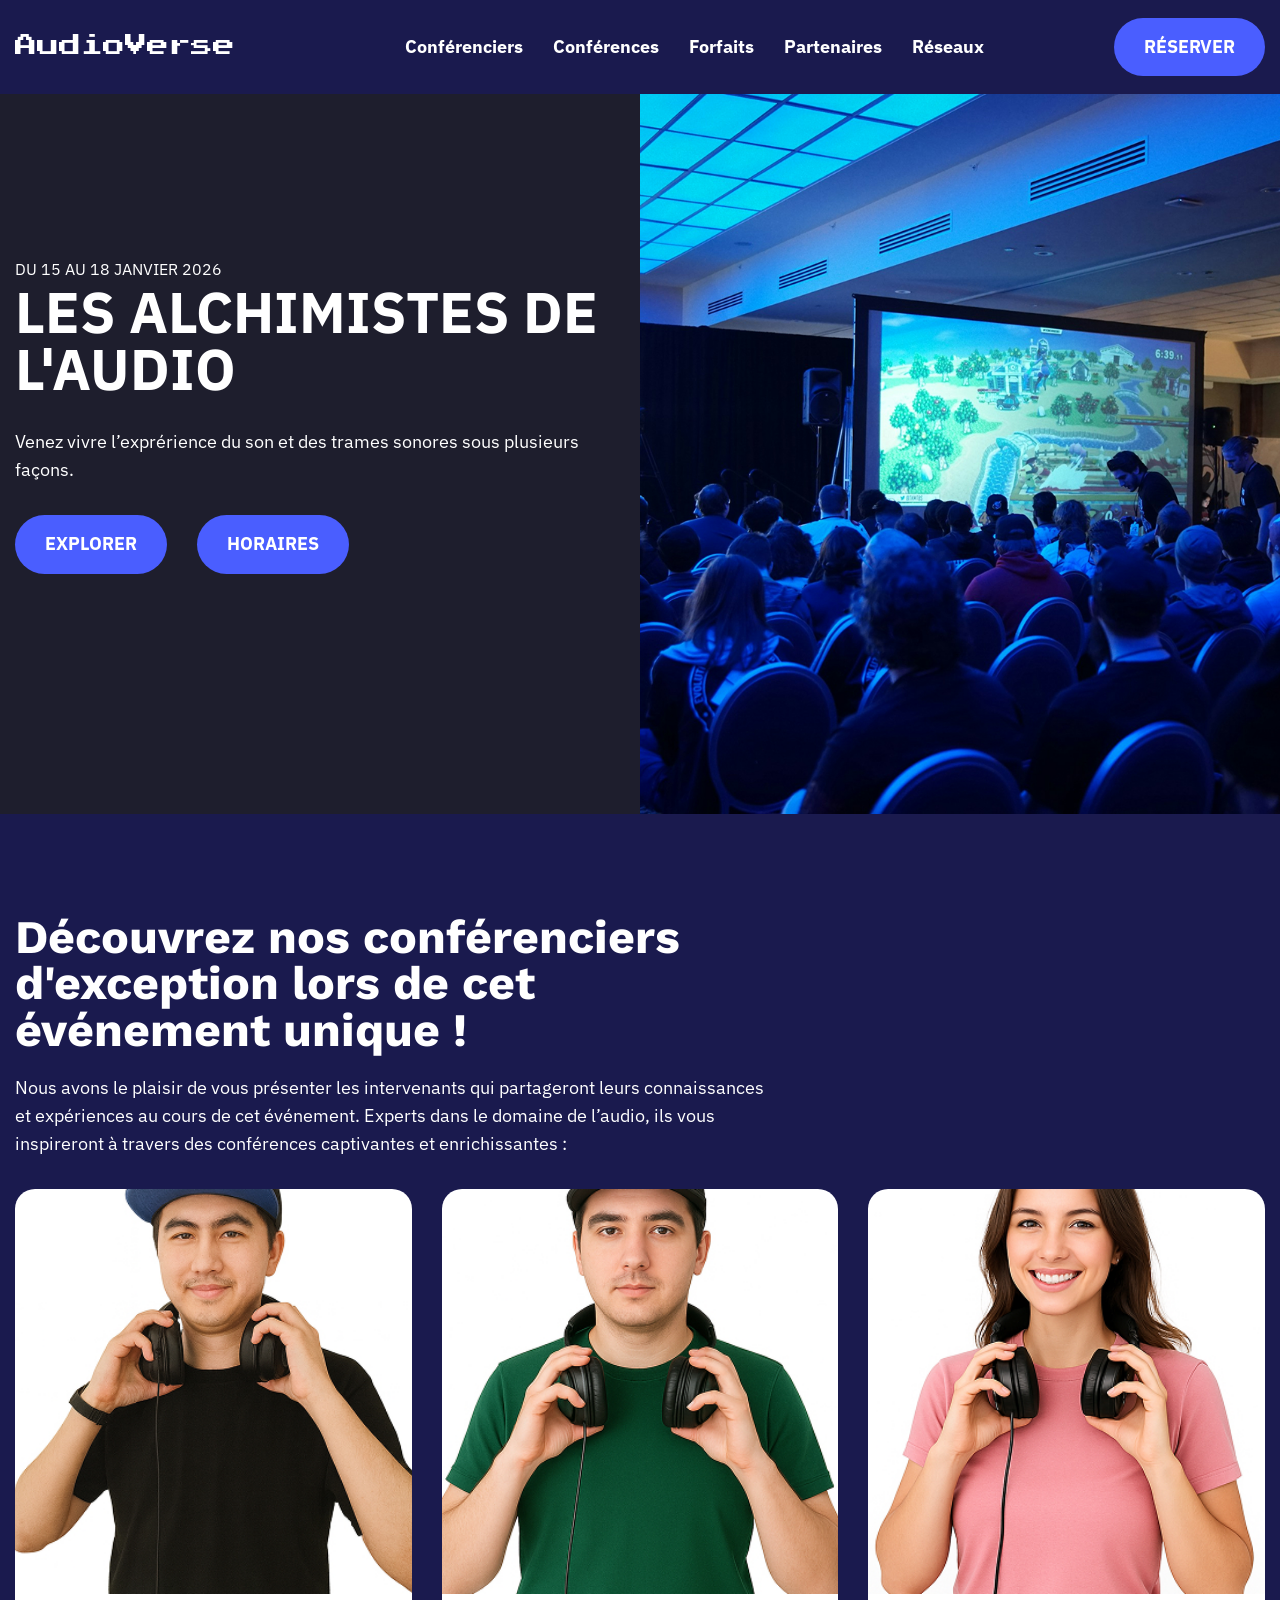
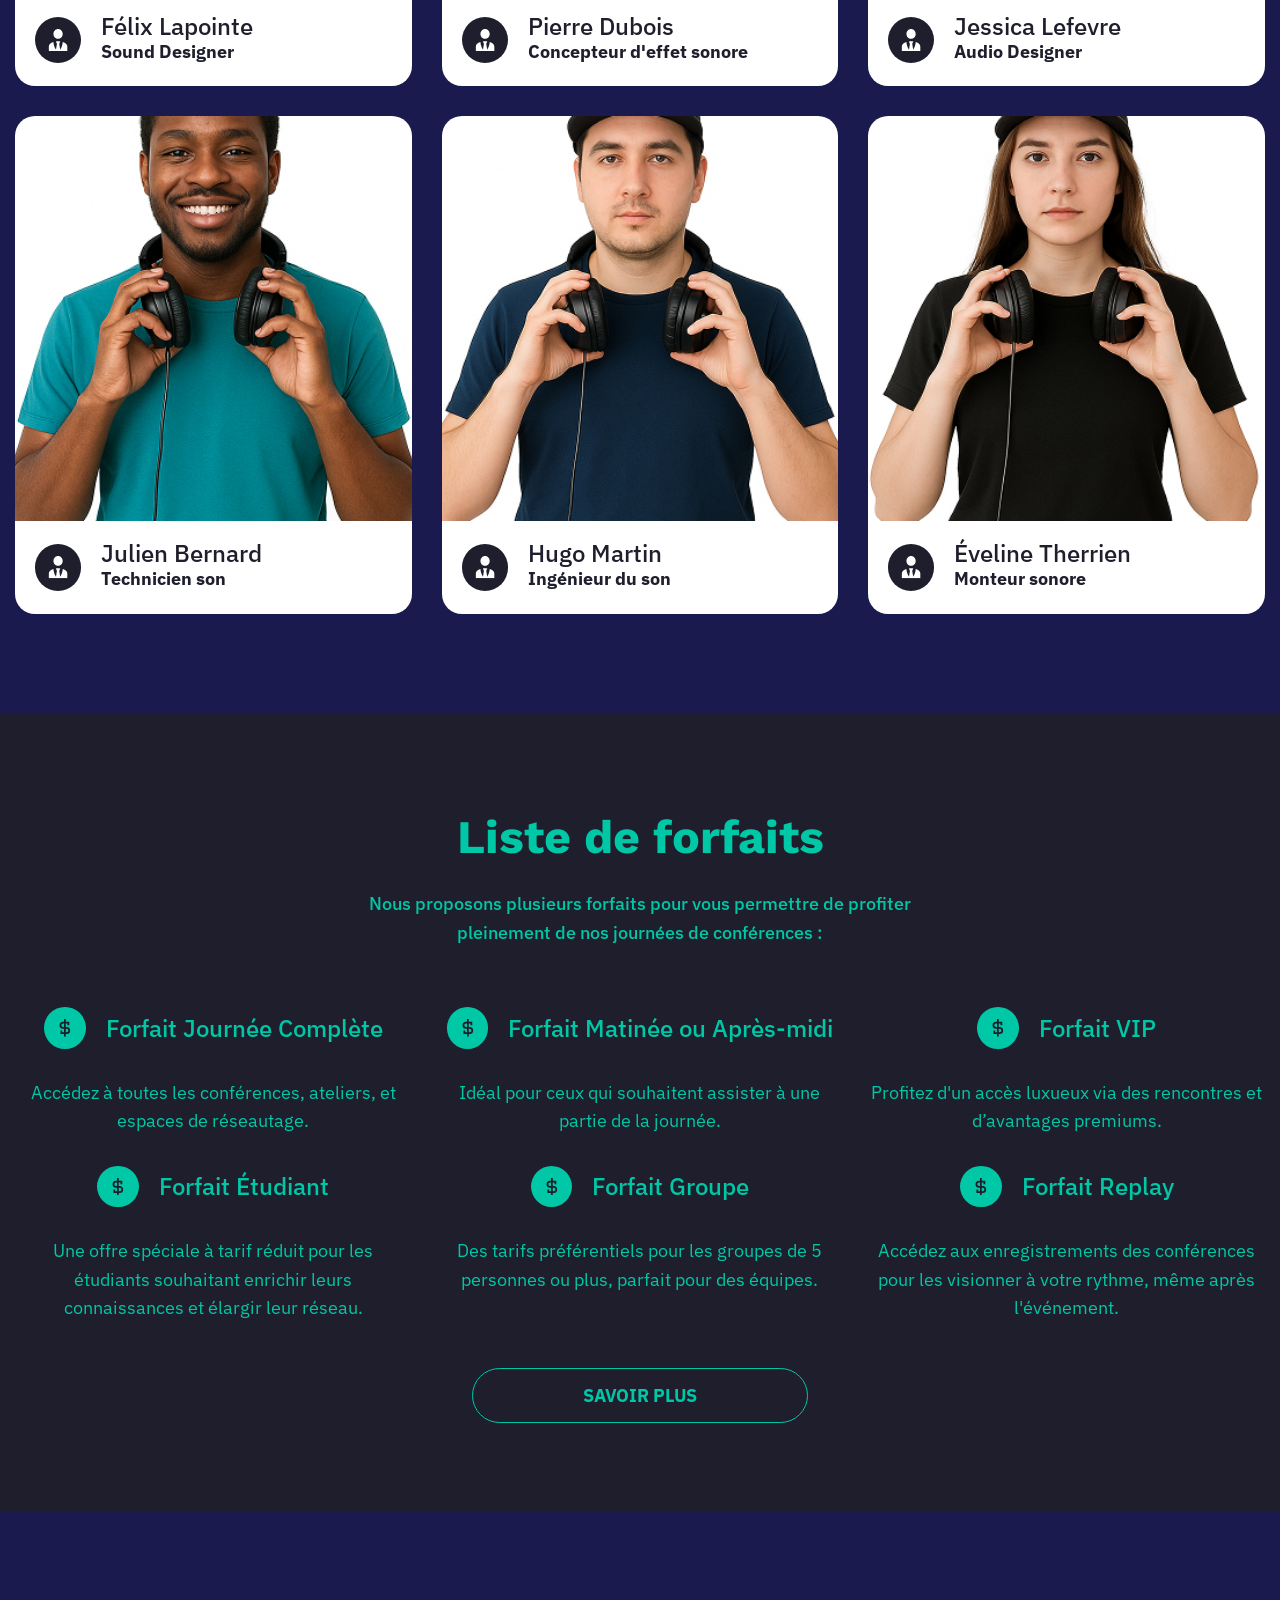
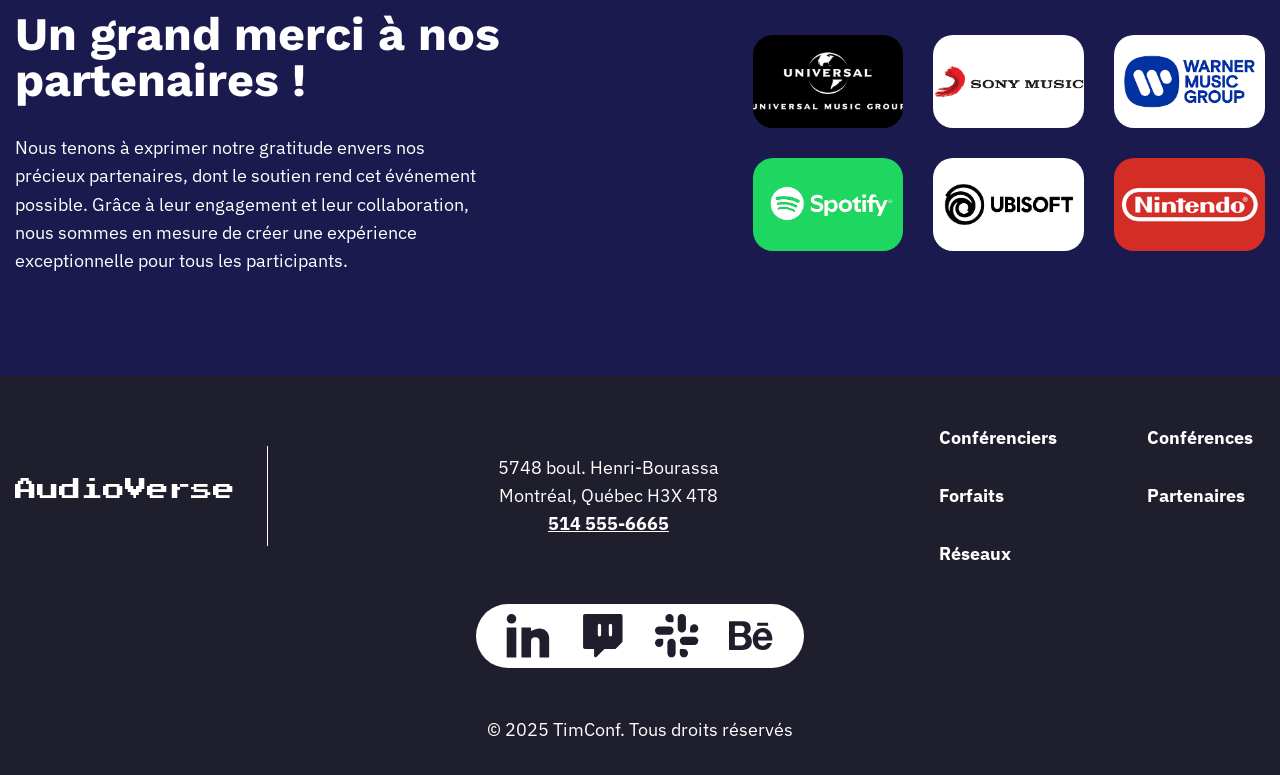
<file: index.html>
<!DOCTYPE html>
<html lang="fr">

<head>
    <meta charset="utf-8" />
    <meta name="viewport" content="width=device-width, initial-scale=1.0" />
    <title>AudioVerse</title>

    <link rel="stylesheet" href="styles/main.css" />
    <script src="scripts/main.js" defer></script>
</head>

<header class="header">
    <div class="wrapper">
        <a href="index.html" class="logo">
            AudioVerse
        </a>
        <ul class="menu">
            <li><a href="index.html#conferenciers">Conférenciers</a></li>
            <li><a href="conferencier.html">Conférences</a></li>
            <li><a href="index.html#forfaits">Forfaits</a></li>
            <li><a href="index.html#partenaires">Partenaires</a></li>
            <li><a href="#">Réseaux</a></li>
        </ul>
        <a href="#" class="button">Réserver</a>
        <svg class="icon icon--lg icone js-toggle">
            <use href="#icon-menu-burger"></use>
        </svg>
    </div>
</header>

<body>


    <section class="hero_accueil">
        <div class="wrapper">
            <div class="hero__content">
                <div class="content__haut">
                    <span>Du 15 au 18 janvier 2026</span>
                    <h1>Les alchimistes de l'audio</h1>
                </div>
                <p>Venez vivre l’exprérience du son et des trames sonores sous plusieurs façons.</p>
                <div class="buttons">
                    <a href="#" class="button">Explorer</a>
                    <a href="#" class="button">Horaires</a>
                </div>
            </div>
            <div class="hero__media">
                <img src="assets/images/bg_hero.jpg" alt="bg_hero" />
            </div>
        </div>
    </section>

    <section class="conferenciers" id="conferenciers">
        <div class="wrapper">
            <div class="texte__principale">
                <h2>Découvrez nos conférenciers d'exception lors de cet événement unique !</h2>
                <p>
                    Nous avons le plaisir de vous présenter les intervenants qui partageront leurs connaissances et expériences au cours de cet événement. Experts
                    dans le domaine de l’audio, ils vous inspireront à travers des conférences captivantes et enrichissantes :
                </p>
            </div>
            <div class="cards_conferenciers">
                <a href="conferencier.html" class="card_conferencier">
                    <div class="card__media">
                        <img src="assets/images/conferencier1.jpg" alt="Félix" />
                        <svg class="icon icon--xl icone">
                            <use href="#icon-plus"></use>
                        </svg>
                        <div class="fondu_noir"></div>
                    </div>
                    <div class="card__content">
                        <div class="icone_bg">
                            <svg class="icon icon--md icone">
                                <use href="#icon-conferencier"></use>
                            </svg>
                        </div>
                        <div class="texte">
                            <h3>Félix Lapointe</h3>
                            <p>Sound Designer</p>
                        </div>
                    </div>
                </a>
                <a href="conferencier.html" class="card_conferencier">
                    <div class="card__media">
                        <img src="assets/images/conferencier2.jpg" alt="Pierre" />
                        <svg class="icon icon--xl icone">
                            <use href="#icon-plus"></use>
                        </svg>
                        <div class="fondu_noir"></div>
                    </div>
                    <div class="card__content">
                        <div class="icone_bg">
                            <svg class="icon icon--md icone">
                                <use href="#icon-conferencier"></use>
                            </svg>
                        </div>
                        <div class="texte">
                            <h3>Pierre Dubois</h3>
                            <p>Concepteur d'effet sonore</p>
                        </div>
                    </div>
                </a>
                <a href="conferencier.html" class="card_conferencier">
                    <div class="card__media">
                        <img src="assets/images/conferencier3.jpg" alt="Jessica" />
                        <svg class="icon icon--xl icone">
                            <use href="#icon-plus"></use>
                        </svg>
                        <div class="fondu_noir"></div>
                    </div>
                    <div class="card__content">
                        <div class="icone_bg">
                            <svg class="icon icon--md icone">
                                <use href="#icon-conferencier"></use>
                            </svg>
                        </div>
                        <div class="texte">
                            <h3>Jessica Lefevre</h3>
                            <p>Audio Designer</p>
                        </div>
                    </div>
                </a>
                <a href="conferencier.html" class="card_conferencier">
                    <div class="card__media">
                        <img src="assets/images/conferencier4.jpg" alt="Julien" />
                        <svg class="icon icon--xl icone">
                            <use href="#icon-plus"></use>
                        </svg>
                        <div class="fondu_noir"></div>
                    </div>
                    <div class="card__content">
                        <div class="icone_bg">
                            <svg class="icon icon--md icone">
                                <use href="#icon-conferencier"></use>
                            </svg>
                        </div>
                        <div class="texte">
                            <h3>Julien Bernard</h3>
                            <p>Technicien son</p>
                        </div>
                    </div>
                </a>
                <a href="conferencier.html" class="card_conferencier">
                    <div class="card__media">
                        <img src="assets/images/conferencier5.jpg" alt="Hugo" />
                        <svg class="icon icon--xl icone">
                            <use href="#icon-plus"></use>
                        </svg>
                        <div class="fondu_noir"></div>
                    </div>
                    <div class="card__content">
                        <div class="icone_bg">
                            <svg class="icon icon--md icone">
                                <use href="#icon-conferencier"></use>
                            </svg>
                        </div>
                        <div class="texte">
                            <h3>Hugo Martin</h3>
                            <p>Ingénieur du son</p>
                        </div>
                    </div>
                </a>
                <a href="conferencier.html" class="card_conferencier">
                    <div class="card__media">
                        <img src="assets/images/conferencier6.jpg" alt="Éveline" />
                        <svg class="icon icon--xl icone">
                            <use href="#icon-plus"></use>
                        </svg>
                        <div class="fondu_noir"></div>
                    </div>
                    <div class="card__content">
                        <div class="icone_bg">
                            <svg class="icon icon--md icone">
                                <use href="#icon-conferencier"></use>
                            </svg>
                        </div>
                        <div class="texte">
                            <h3>Éveline Therrien</h3>
                            <p>Monteur sonore</p>
                        </div>
                    </div>
                </a>
            </div>
        </div>
    </section>

    <section class="forfaits" id="forfaits">
        <div class="wrapper">
            <div class="texte__principale">
                <h2>Liste de forfaits</h2>
                <p>Nous proposons plusieurs forfaits pour vous permettre de profiter pleinement de nos journées de conférences :</p>
            </div>
            <div class="liste_forfaits">
                <article class="forfait">
                    <div class="titre_forfait">
                        <div class="icone_bg">
                            <svg class="icon icone">
                                <use href="#icon-dollar"></use>
                            </svg>
                        </div>
                        <h3>Forfait Journée Complète</h3>
                    </div>
                    <p>Accédez à toutes les conférences, ateliers, et espaces de réseautage.</p>
                </article>
                <article class="forfait">
                    <div class="titre_forfait">
                        <div class="icone_bg">
                            <svg class="icon icone">
                                <use href="#icon-dollar"></use>
                            </svg>
                        </div>
                        <h3>Forfait Matinée ou Après-midi</h3>
                    </div>
                    <p>Idéal pour ceux qui souhaitent assister à une partie de la journée.</p>
                </article>
                <article class="forfait">
                    <div class="titre_forfait">
                        <div class="icone_bg">
                            <svg class="icon icone">
                                <use href="#icon-dollar"></use>
                            </svg>
                        </div>
                        <h3>Forfait VIP</h3>
                    </div>
                    <p>Profitez d'un accès luxueux via des rencontres et d’avantages premiums.</p>
                </article>
                <article class="forfait">
                    <div class="titre_forfait">
                        <div class="icone_bg">
                            <svg class="icon icone">
                                <use href="#icon-dollar"></use>
                            </svg>
                        </div>
                        <h3>Forfait Étudiant</h3>
                    </div>
                    <p>Une offre spéciale à tarif réduit pour les étudiants souhaitant enrichir leurs connaissances et élargir leur réseau.</p>
                </article>
                <article class="forfait">
                    <div class="titre_forfait">
                        <div class="icone_bg">
                            <svg class="icon icone">
                                <use href="#icon-dollar"></use>
                            </svg>
                        </div>
                        <h3>Forfait Groupe</h3>
                    </div>
                    <p>Des tarifs préférentiels pour les groupes de 5 personnes ou plus, parfait pour des équipes.</p>
                </article>
                <article class="forfait">
                    <div class="titre_forfait">
                        <div class="icone_bg">
                            <svg class="icon icone">
                                <use href="#icon-dollar"></use>
                            </svg>
                        </div>
                        <h3>Forfait Replay</h3>
                    </div>
                    <p>Accédez aux enregistrements des conférences pour les visionner à votre rythme, même après l'événement.</p>
                </article>
            </div>
            <a href="#" class="button_plus">Savoir Plus</a>
        </div>
    </section>

    <section class="partenaires" id="partenaires">
        <div class="wrapper">
            <div class="partenaires__content">
                <h2>Un grand merci à nos partenaires !</h2>
                <p>
                    Nous tenons à exprimer notre gratitude envers nos précieux partenaires, dont le soutien rend cet événement possible. Grâce à leur engagement et
                    leur collaboration, nous sommes en mesure de créer une expérience exceptionnelle pour tous les participants.
                </p>
            </div>
            <div class="partenaires__media">
                <a href="https://www.universalmusic.com/" target="_blank" class="partenaire">
                    <img src="assets/images/partenaire1.jpg" alt="Universal Music Group" />
                </a>
                <a href="https://www.sonymusic.ca/en/" target="_blank" class="partenaire">
                    <img src="assets/images/partenaire2.jpg" alt="Sony Music" />
                </a>
                <a href="https://www.wmg.com/" target="_blank" class="partenaire">
                    <img src="assets/images/partenaire3.jpg" alt="Warner Music Group" />
                </a>
                <a href="https://www.spotify.com/ca-en/premium/" target="_blank" class="partenaire">
                    <img src="assets/images/partenaire4.jpg" alt="Spotify" />
                </a>
                <a href="https://www.ubisoft.com/en-us/entertainment/books-music" target="_blank" class="partenaire">
                    <img src="assets/images/partenaire5.jpg" alt="Ubisoft" />
                </a>
                <a href="https://www.nintendo.com/sg/index.html" target="_blank" class="partenaire">
                    <img src="assets/images/partenaire6.jpg" alt="Nintendo" />
                </a>
            </div>
        </div>
    </section>

    <footer class="footer">
        <div class="wrapper">
            <div class="footer_top_content">
                <div class="gauche">
                    <a href="index.html" class="logo">
                        AudioVerse
                    </a>
                    <div class="divider_verticale"></div>
                </div>
                <div class="coordonees">
                    <p>5748 boul. Henri-Bourassa</p>
                    <p>Montréal, Québec H3X 4T8</p>
                    <a href="tel:+514 555-6665" class="telephone">514 555-6665</a>
                </div>
                <ul class="menu">
                    <li><a href="index.html#conferenciers">Conférenciers</a></li>
                    <li><a href="conferencier.html">Conférences</a></li>
                    <li><a href="index.html#forfaits">Forfaits</a></li>
                    <li><a href="index.html#partenaires">Partenaires</a></li>
                    <li><a href="#">Réseaux</a></li>
                </ul>
            </div>
            <div class="divider_horizontale"></div>
            <div class="footer_bottom_content">
                <ul class="medias">
                    <li><a href="https://www.linkedin.com/feed/" target="_blank"><svg class="icon icon--lg icone_media">
                                <use href="#icon-linkedin"></use>
                            </svg></a></li>
                    <li><a href="https://www.twitch.tv/" target="_blank"><svg class="icon icon--lg icone_media">
                                <use href="#icon-twitch"></use>
                            </svg></a></li>
                    <li><a href="https://slack.com/" target="_blank"><svg class="icon icon--lg icone_media">
                                <use href="#icon-slack"></use>
                            </svg></a></li>
                    <li><a href="https://www.behance.net/onboarding/hirerCreative" target="_blank"><svg class="icon icon--lg icone_media">
                                <use href="#icon-behance"></use>
                            </svg></a></li>
                </ul>
                <p>© 2025 TimConf. Tous droits réservés</p>
            </div>

        </div>
    </footer>

</body>

</html>

<div class="modale nav-is-active">
    <div class="wrapper">
        <ul class="menu__mobile__interact">
            <li><a href="index.html#conferenciers">Conférenciers</a></li>
            <li><a href="conferencier.html">Conférences</a></li>
            <li><a href="index.html#forfaits">Forfaits</a></li>
            <li><a href="index.html#partenaires">Partenaires</a></li>
            <li><a href="">Réseaux</a></li>
        </ul>
    </div>
</div>
</file>
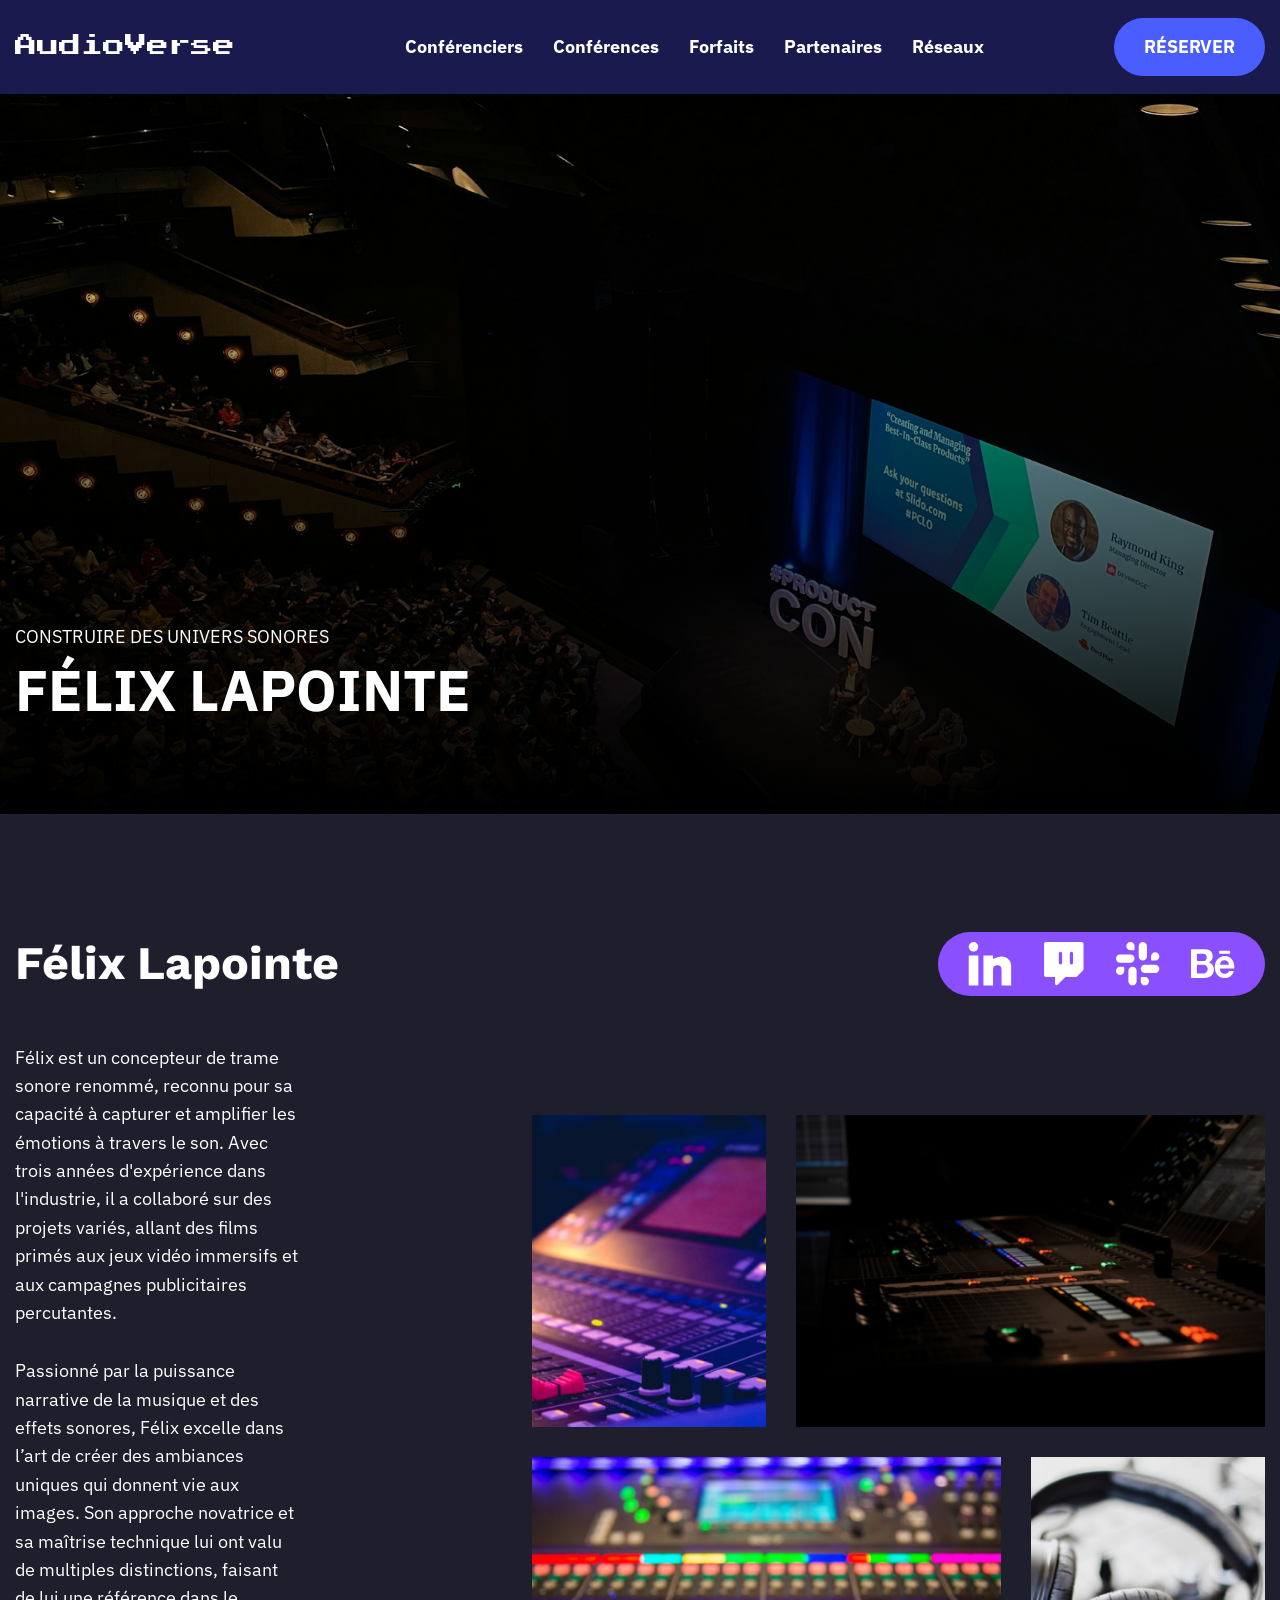
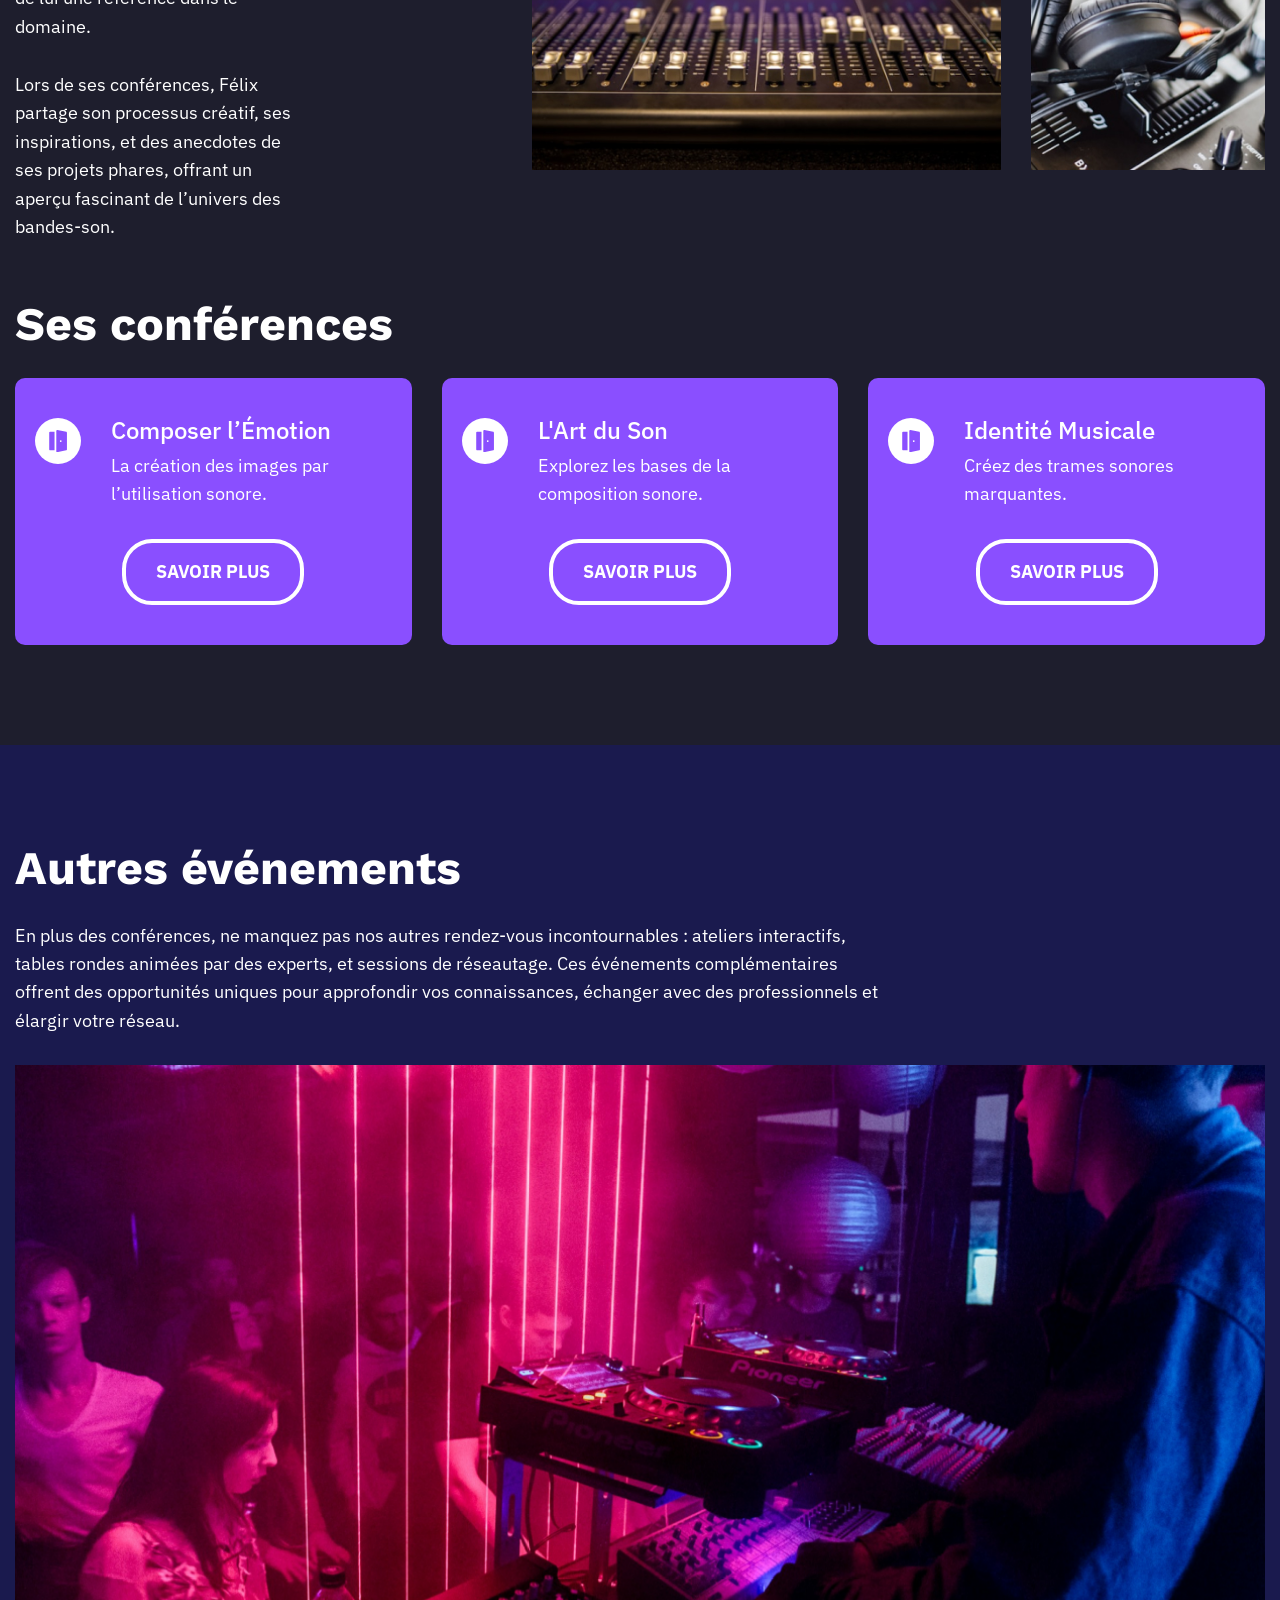
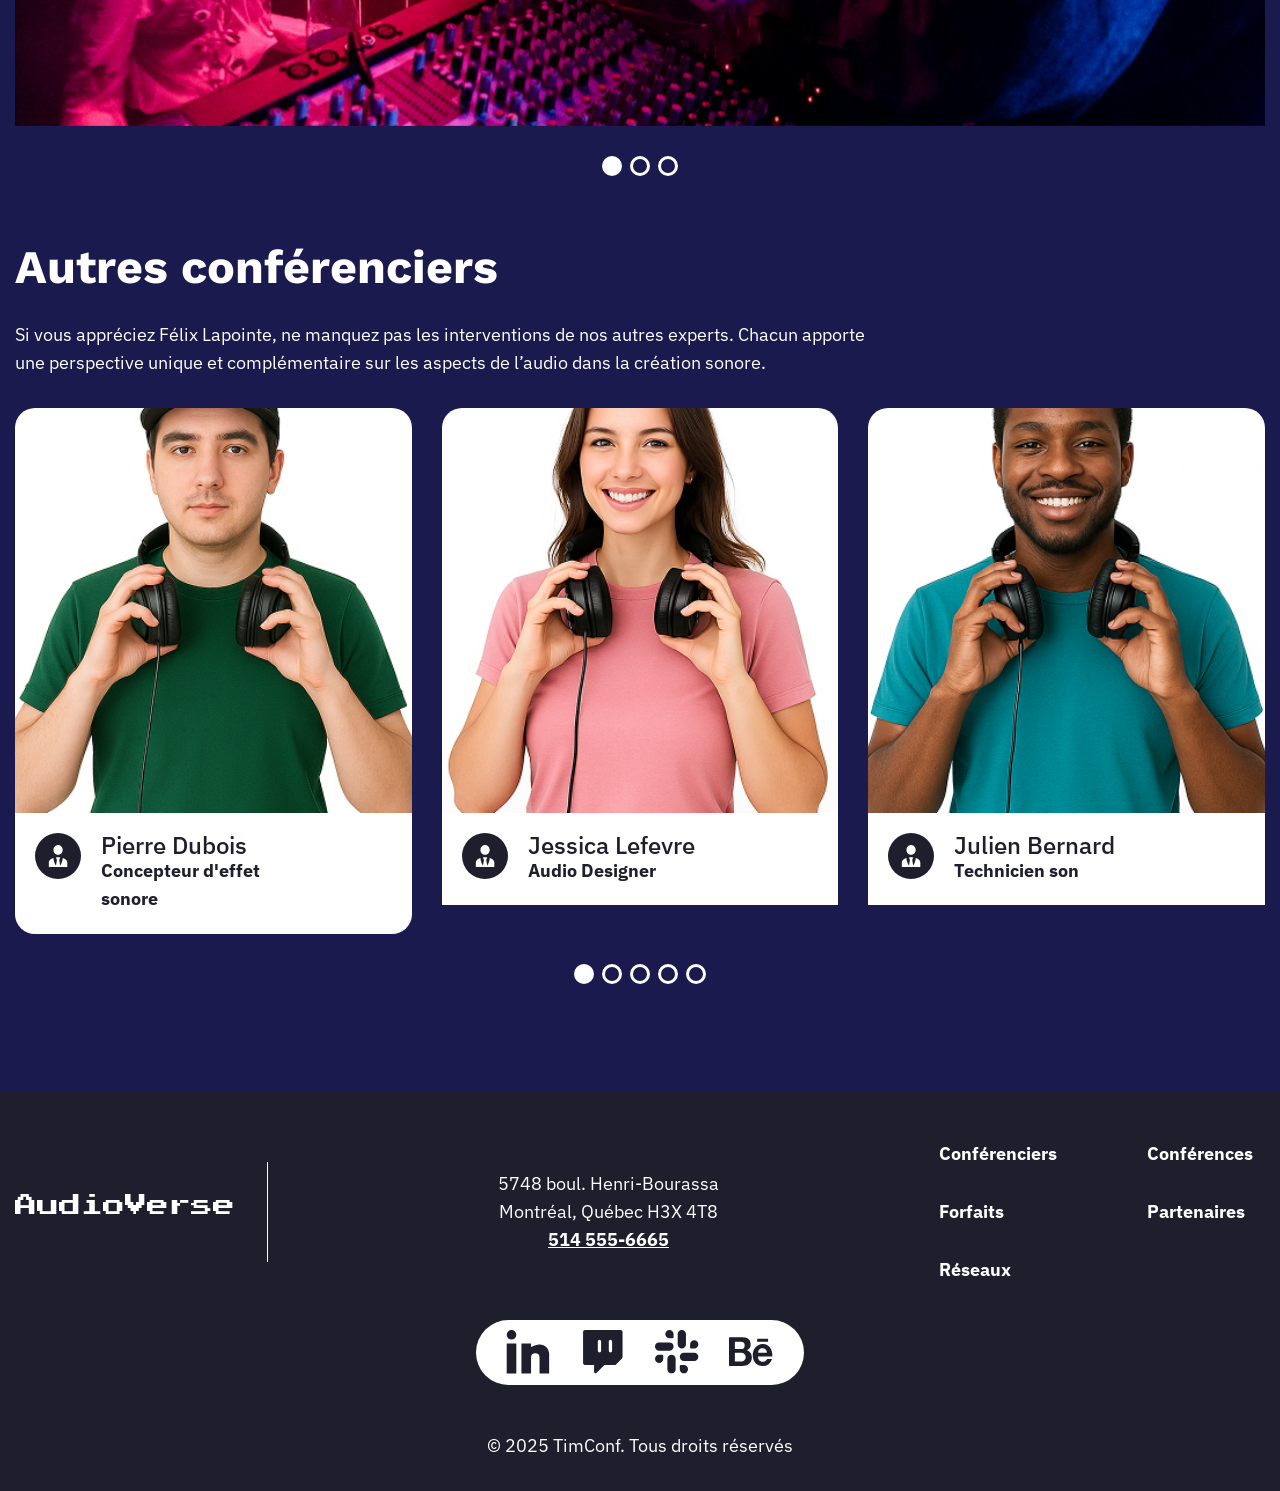
<file: conferencier.html>
<!DOCTYPE html>
<html lang="fr">

<head>
    <meta charset="utf-8" />
    <meta name="viewport" content="width=device-width, initial-scale=1.0" />
    <title>AudioVerse</title>

    <link rel="stylesheet" href="styles/main.css" />
    <script src="scripts/main.js" defer></script>
</head>

<header class="header">
    <div class="wrapper">
        <a href="index.html" class="logo">
            AudioVerse
        </a>
        <ul class="menu">
            <li><a href="index.html#conferenciers">Conférenciers</a></li>
            <li><a href="conferencier.html">Conférences</a></li>
            <li><a href="index.html#forfaits">Forfaits</a></li>
            <li><a href="index.html#partenaires">Partenaires</a></li>
            <li><a href="#">Réseaux</a></li>
        </ul>
        <a href="#" class="button">Réserver</a>
        <svg class="icon icon--lg icone js-toggle">
            <use href="#icon-menu-burger"></use>
        </svg>
    </div>
</header>

<body>


    <section class="hero_accueil hero_conferencier">
        <div class="wrapper">
            <div class="hero__media hero__media__conferencier">
                <img src="assets/images/bg_hero_conferencier.jpg" alt="bg-conferencier">
            </div>
            <div class="gradient__background"></div>
            <div class="hero__content hero__content__conferencier">
                <p>Construire des Univers Sonores</p>
                <h1>FÉLIX LAPOINTE</h1>
            </div>
        </div>
    </section>

    <section class="bio">
        <div class="wrapper">
            <div class="top__content">
                <h2>Félix Lapointe</h2>
                <ul class="medias">
                    <li><a href="https://www.linkedin.com/feed/" target="_blank"><svg class="icon icon--lg icone_media">
                                <use href="#icon-linkedin"></use>
                            </svg></a></li>
                    <li><a href="https://www.twitch.tv/" target="_blank"><svg class="icon icon--lg icone_media">
                                <use href="#icon-twitch"></use>
                            </svg></a></li>
                    <li><a href="https://slack.com/" target="_blank"><svg class="icon icon--lg icone_media">
                                <use href="#icon-slack"></use>
                            </svg></a></li>
                    <li><a href="https://www.behance.net/onboarding/hirerCreative" target="_blank"><svg class="icon icon--lg icone_media">
                                <use href="#icon-behance"></use>
                            </svg></a></li>
                </ul>
            </div>
            <div class="bottom__content">
                <article class="bio__content">
                    <p>
                        Félix est un concepteur de trame sonore renommé, reconnu pour sa capacité à capturer et amplifier les émotions à travers le son. Avec trois
                        années d'expérience dans l'industrie, il a collaboré sur des projets variés, allant des films primés aux jeux vidéo immersifs et aux
                        campagnes publicitaires percutantes.
                    </p>
                    <p class="web_only">
                        Passionné par la puissance narrative de la musique et des effets sonores, Félix excelle dans l’art de créer des ambiances uniques qui
                        donnent vie aux images. Son approche novatrice et sa maîtrise technique lui ont valu de multiples distinctions, faisant de lui une référence
                        dans le domaine.
                    </p>
                    <p class="web_only">
                        Lors de ses conférences, Félix partage son processus créatif, ses inspirations, et des anecdotes de ses projets phares, offrant un aperçu
                        fascinant de l’univers des bandes-son.
                    </p>
                </article>
                <div class="bio__media">
                    <div class="bio__media__top media__image">
                        <img src="assets/images/bio_image1.jpg" alt="bio_image1" />
                        <img src="assets/images/bio_image2.jpg" alt="bio_image2" />
                    </div>
                    <div class="bio__media__bottom media__image">
                        <img src="assets/images/bio_image3.jpg" alt="bio_image3" />
                        <img src="assets/images/bio_image4.jpg" alt="bio_image4" />
                    </div>
                </div>
            </div>
            <ul class="medias medias_mobile">
                <li><a href="https://www.linkedin.com/feed/" target="_blank"><svg class="icon icon--lg icone_media">
                            <use href="#icon-linkedin"></use>
                        </svg></a></li>
                <li><a href="https://www.twitch.tv/" target="_blank"><svg class="icon icon--lg icone_media">
                            <use href="#icon-twitch"></use>
                        </svg></a></li>
                <li><a href="https://slack.com/" target="_blank"><svg class="icon icon--lg icone_media">
                            <use href="#icon-slack"></use>
                        </svg></a></li>
                <li><a href="https://www.behance.net/onboarding/hirerCreative" target="_blank"><svg class="icon icon--lg icone_media">
                            <use href="#icon-behance"></use>
                        </svg></a></li>
            </ul>
            <div class="conferences">
                <h2>Ses conférences</h2>
                <div class="cards__conferences">
                    <article class="card__conference">
                        <div class="card_top">
                            <div class="icone_bg">
                                <svg class="icon icon--md icone">
                                    <use href="#icon-doors"></use>
                                </svg>
                            </div>
                            <div class="card__content">
                                <h3>Composer l’Émotion</h3>
                                <p>La création des images par l’utilisation sonore.</p>
                            </div>
                        </div>
                        <a href="#" class="button_plus">Savoir Plus</a>
                    </article>
                    <article class="card__conference">
                        <div class="card_top">
                            <div class="icone_bg">
                                <svg class="icon icon--md icone">
                                    <use href="#icon-doors"></use>
                                </svg>
                            </div>
                            <div class="card__content">
                                <h3>L'Art du Son</h3>
                                <p>Explorez les bases de la composition sonore.</p>
                            </div>
                        </div>
                        <a href="#" class="button_plus">Savoir Plus</a>
                    </article>
                    <article class="card__conference">
                        <div class="card_top">
                            <div class="icone_bg">
                                <svg class="icon icon--md icone">
                                    <use href="#icon-doors"></use>
                                </svg>
                            </div>
                            <div class="card__content">
                                <h3>Identité Musicale</h3>
                                <p>Créez des trames sonores marquantes.</p>
                            </div>
                        </div>
                        <a href="#" class="button_plus">Savoir Plus</a>
                    </article>
                </div>
            </div>
        </div>
    </section>

    <section class="swipers swiper_evenement">
        <div class="wrapper">
            <h2>Autres événements</h2>
            <p>
                En plus des conférences, ne manquez pas nos autres rendez-vous incontournables : ateliers interactifs, tables rondes animées par des experts, et
                sessions de réseautage. Ces événements complémentaires offrent des opportunités uniques pour approfondir vos connaissances, échanger avec des
                professionnels et élargir votre réseau.
            </p>
            <div class="swiper-event">
                <div class="swiper-wrapper">
                    <img src="assets/images/evenement1.jpg" class="swiper-slide" alt="Évenement 1" />
                    <img src="assets/images/evenement2.jpg" class="swiper-slide" alt="Évenement 2" />
                    <img src="assets/images/evenement3.jpg" class="swiper-slide" alt="Évenement 3" />
                </div>
                <div class="swiper-pagination-event pagination"></div>
            </div>
        </div>
    </section>

    <section class="swipers swiper_conferencier">
        <div class="wrapper">
            <h2>Autres conférenciers</h2>
            <p>
                Si vous appréciez Félix Lapointe, ne manquez pas les interventions de nos autres experts. Chacun apporte une perspective unique et complémentaire
                sur les aspects de l’audio dans la création sonore.
            </p>
            <div class="swiper-conferenciers">
                <div class="swiper-wrapper">
                    <a href="conferencier.html" class="card_conferencier swiper-slide">
                        <div class="card__media">
                            <img src="assets/images/conferencier2.jpg" alt="Pierre" />
                            <svg class="icon icon--xl icone">
                                <use href="#icon-plus"></use>
                            </svg>
                            <div class="fondu_noir"></div>
                        </div>
                        <div class="card__content">
                            <div class="icone_bg">
                                <svg class="icon icon--md icone">
                                    <use href="#icon-conferencier"></use>
                                </svg>
                            </div>
                            <div class="texte">
                                <h3>Pierre Dubois</h3>
                                <p>Concepteur d'effet sonore</p>
                            </div>
                        </div>
                    </a>
                    <a href="conferencier.html" class="card_conferencier swiper-slide">
                        <div class="card__media">
                            <img src="assets/images/conferencier3.jpg" alt="Jessica" />
                            <svg class="icon icon--xl icone">
                                <use href="#icon-plus"></use>
                            </svg>
                            <div class="fondu_noir"></div>
                        </div>
                        <div class="card__content">
                            <div class="icone_bg">
                                <svg class="icon icon--md icone">
                                    <use href="#icon-conferencier"></use>
                                </svg>
                            </div>
                            <div class="texte">
                                <h3>Jessica Lefevre</h3>
                                <p>Audio Designer</p>
                            </div>
                        </div>
                    </a>
                    <a href="conferencier.html" class="card_conferencier swiper-slide">
                        <div class="card__media">
                            <img src="assets/images/conferencier4.jpg" alt="Julien" />
                            <svg class="icon icon--xl icone">
                                <use href="#icon-plus"></use>
                            </svg>
                            <div class="fondu_noir"></div>
                        </div>
                        <div class="card__content">
                            <div class="icone_bg">
                                <svg class="icon icon--md icone">
                                    <use href="#icon-conferencier"></use>
                                </svg>
                            </div>
                            <div class="texte">
                                <h3>Julien Bernard</h3>
                                <p>Technicien son</p>
                            </div>
                        </div>
                    </a>
                    <a href="conferencier.html" class="card_conferencier swiper-slide">
                        <div class="card__media">
                            <img src="assets/images/conferencier5.jpg" alt="Hugo" />
                            <svg class="icon icon--xl icone">
                                <use href="#icon-plus"></use>
                            </svg>
                            <div class="fondu_noir"></div>
                        </div>
                        <div class="card__content">
                            <div class="icone_bg">
                                <svg class="icon icon--md icone">
                                    <use href="#icon-conferencier"></use>
                                </svg>
                            </div>
                            <div class="texte">
                                <h3>Hugo Martin</h3>
                                <p>Ingénieur du son</p>
                            </div>
                        </div>
                    </a>
                    <a href="conferencier.html" class="card_conferencier swiper-slide">
                        <div class="card__media">
                            <img src="assets/images/conferencier6.jpg" alt="Éveline" />
                            <svg class="icon icon--xl icone">
                                <use href="#icon-plus"></use>
                            </svg>
                            <div class="fondu_noir"></div>
                        </div>
                        <div class="card__content">
                            <div class="icone_bg">
                                <svg class="icon icon--md icone">
                                    <use href="#icon-conferencier"></use>
                                </svg>
                            </div>
                            <div class="texte">
                                <h3>Éveline Therrien</h3>
                                <p>Monteur sonore</p>
                            </div>
                        </div>
                    </a>
                </div>
                <div class="swiper-pagination-conferencier pagination"></div>
            </div>
    </section>

    <footer class="footer">
        <div class="wrapper">
            <div class="footer_top_content">
                <div class="gauche">
                    <a href="index.html" class="logo">
                        AudioVerse
                    </a>
                    <div class="divider_verticale"></div>
                </div>
                <div class="coordonees">
                    <p>5748 boul. Henri-Bourassa</p>
                    <p>Montréal, Québec H3X 4T8</p>
                    <a href="tel:+514 555-6665" class="telephone">514 555-6665</a>
                </div>
                <ul class="menu">
                    <li><a href="index.html#conferenciers">Conférenciers</a></li>
                    <li><a href="conferencier.html">Conférences</a></li>
                    <li><a href="index.html#forfaits">Forfaits</a></li>
                    <li><a href="index.html#partenaires">Partenaires</a></li>
                    <li><a href="#">Réseaux</a></li>
                </ul>
            </div>
            <div class="divider_horizontale"></div>
            <div class="footer_bottom_content">
                <ul class="medias">
                    <li><a href="https://www.linkedin.com/feed/" target="_blank"><svg class="icon icon--lg icone_media">
                                <use href="#icon-linkedin"></use>
                            </svg></a></li>
                    <li><a href="https://www.twitch.tv/" target="_blank"><svg class="icon icon--lg icone_media">
                                <use href="#icon-twitch"></use>
                            </svg></a></li>
                    <li><a href="https://slack.com/" target="_blank"><svg class="icon icon--lg icone_media">
                                <use href="#icon-slack"></use>
                            </svg></a></li>
                    <li><a href="https://www.behance.net/onboarding/hirerCreative" target="_blank"><svg class="icon icon--lg icone_media">
                                <use href="#icon-behance"></use>
                            </svg></a></li>
                </ul>
                <p>© 2025 TimConf. Tous droits réservés</p>
            </div>

        </div>
    </footer>

</body>

</html>

<div class="modale nav-is-active">
    <div class="wrapper">
        <ul class="menu__mobile__interact">
            <li><a href="index.html#conferenciers">Conférenciers</a></li>
            <li><a href="conferencier.html">Conférences</a></li>
            <li><a href="index.html#forfaits">Forfaits</a></li>
            <li><a href="index.html#partenaires">Partenaires</a></li>
            <li><a href="">Réseaux</a></li>
        </ul>
    </div>
</div>
</file>
<file: styles/main.css>
@charset "UTF-8";
/**
 * Swiper 12.2.0
 * Most modern mobile touch slider and framework with hardware accelerated transitions
 * https://swiperjs.com
 *
 * Copyright 2014-2026 Vladimir Kharlampidi
 *
 * Released under the MIT License
 *
 * Released on: May 27, 2026
 */
@import url("https://fonts.googleapis.com/css2?family=IBM+Plex+Sans:ital,wght@0,100..700;1,100..700&family=Oswald:wght@200..700&family=Press+Start+2P&family=Work+Sans:ital,wght@0,100..900;1,100..900&display=swap");
:root {
  --swiper-theme-color: #007aff;
  /*
  --swiper-preloader-color: var(--swiper-theme-color);
  --swiper-wrapper-transition-timing-function: initial;
  */
}

:host {
  position: relative;
  display: block;
  margin-left: auto;
  margin-right: auto;
  z-index: 1;
}

.swiper {
  margin-left: auto;
  margin-right: auto;
  position: relative;
  overflow: hidden;
  list-style: none;
  padding: 0;
  /* Fix of Webkit flickering */
  z-index: 1;
  display: block;
}

.swiper-vertical > .swiper-wrapper {
  flex-direction: column;
}

.swiper-wrapper {
  position: relative;
  width: 100%;
  height: 100%;
  z-index: 1;
  display: flex;
  transition-property: transform;
  transition-timing-function: var(--swiper-wrapper-transition-timing-function, initial);
  box-sizing: content-box;
}

.swiper-android .swiper-slide,
.swiper-ios .swiper-slide,
.swiper-wrapper {
  transform: translate3d(0px, 0, 0);
}

.swiper-horizontal {
  touch-action: pan-y;
}

.swiper-vertical {
  touch-action: pan-x;
}

.swiper-slide {
  flex-shrink: 0;
  width: 100%;
  height: 100%;
  position: relative;
  transition-property: transform;
  display: block;
}

.swiper-slide-invisible-blank {
  visibility: hidden;
}

/* Auto Height */
.swiper-autoheight,
.swiper-autoheight .swiper-slide {
  height: auto;
}

.swiper-autoheight .swiper-wrapper {
  align-items: flex-start;
  transition-property: transform, height;
}

.swiper-backface-hidden .swiper-slide {
  transform: translateZ(0);
  backface-visibility: hidden;
}

/* 3D Effects */
.swiper-3d.swiper-css-mode .swiper-wrapper {
  perspective: 1200px;
}

.swiper-3d .swiper-wrapper {
  transform-style: preserve-3d;
}

.swiper-3d {
  perspective: 1200px;
  .swiper-slide,
  .swiper-cube-shadow {
    transform-style: preserve-3d;
  }
}

/* CSS Mode */
.swiper-css-mode {
  > .swiper-wrapper {
    overflow: auto;
    scrollbar-width: none; /* For Firefox */
    -ms-overflow-style: none; /* For Internet Explorer and Edge */
    &::-webkit-scrollbar {
      display: none;
    }
  }
  > .swiper-wrapper > .swiper-slide {
    scroll-snap-align: start start;
  }
  &.swiper-horizontal {
    > .swiper-wrapper {
      scroll-snap-type: x mandatory;
    }
    > .swiper-wrapper > .swiper-slide:first-child {
      margin-inline-start: var(--swiper-slides-offset-before);
      scroll-margin-inline-start: var(--swiper-slides-offset-before);
    }
    > .swiper-wrapper > .swiper-slide:last-child {
      margin-inline-end: var(--swiper-slides-offset-after);
    }
  }
  &.swiper-vertical {
    > .swiper-wrapper {
      scroll-snap-type: y mandatory;
    }
    > .swiper-wrapper > .swiper-slide:first-child {
      margin-block-start: var(--swiper-slides-offset-before);
      scroll-margin-block-start: var(--swiper-slides-offset-before);
    }
    > .swiper-wrapper > .swiper-slide:last-child {
      margin-block-end: var(--swiper-slides-offset-after);
    }
  }
  &.swiper-free-mode {
    > .swiper-wrapper {
      scroll-snap-type: none;
    }
    > .swiper-wrapper > .swiper-slide {
      scroll-snap-align: none;
    }
  }
  &.swiper-centered {
    > .swiper-wrapper::before {
      content: "";
      flex-shrink: 0;
      order: 9999;
    }
    > .swiper-wrapper > .swiper-slide {
      scroll-snap-align: center center;
      scroll-snap-stop: always;
    }
  }
  &.swiper-centered.swiper-horizontal {
    > .swiper-wrapper > .swiper-slide:first-child {
      margin-inline-start: var(--swiper-centered-offset-before);
    }
    > .swiper-wrapper::before {
      height: 100%;
      min-height: 1px;
      width: var(--swiper-centered-offset-after);
    }
  }
  &.swiper-centered.swiper-vertical {
    > .swiper-wrapper > .swiper-slide:first-child {
      margin-block-start: var(--swiper-centered-offset-before);
    }
    > .swiper-wrapper::before {
      width: 100%;
      min-width: 1px;
      height: var(--swiper-centered-offset-after);
    }
  }
}

/* Slide styles start */
/* 3D Shadows */
.swiper-3d {
  .swiper-slide-shadow,
  .swiper-slide-shadow-left,
  .swiper-slide-shadow-right,
  .swiper-slide-shadow-top,
  .swiper-slide-shadow-bottom,
  .swiper-slide-shadow,
  .swiper-slide-shadow-left,
  .swiper-slide-shadow-right,
  .swiper-slide-shadow-top,
  .swiper-slide-shadow-bottom {
    position: absolute;
    left: 0;
    top: 0;
    width: 100%;
    height: 100%;
    pointer-events: none;
    z-index: 10;
  }
  .swiper-slide-shadow {
    background: rgba(0, 0, 0, 0.15);
  }
  .swiper-slide-shadow-left {
    background-image: linear-gradient(to left, rgba(0, 0, 0, 0.5), rgba(0, 0, 0, 0));
  }
  .swiper-slide-shadow-right {
    background-image: linear-gradient(to right, rgba(0, 0, 0, 0.5), rgba(0, 0, 0, 0));
  }
  .swiper-slide-shadow-top {
    background-image: linear-gradient(to top, rgba(0, 0, 0, 0.5), rgba(0, 0, 0, 0));
  }
  .swiper-slide-shadow-bottom {
    background-image: linear-gradient(to bottom, rgba(0, 0, 0, 0.5), rgba(0, 0, 0, 0));
  }
}

.swiper-lazy-preloader {
  width: 42px;
  height: 42px;
  position: absolute;
  left: 50%;
  top: 50%;
  margin-left: -21px;
  margin-top: -21px;
  z-index: 10;
  transform-origin: 50%;
  box-sizing: border-box;
  border: 4px solid var(--swiper-preloader-color, var(--swiper-theme-color));
  border-radius: 50%;
  border-top-color: transparent;
}

.swiper:not(.swiper-watch-progress),
.swiper-watch-progress .swiper-slide-visible {
  .swiper-lazy-preloader {
    animation: swiper-preloader-spin 1s infinite linear;
  }
}

.swiper-lazy-preloader-white {
  --swiper-preloader-color: #fff;
}

.swiper-lazy-preloader-black {
  --swiper-preloader-color: #000;
}

@keyframes swiper-preloader-spin {
  0% {
    transform: rotate(0deg);
  }
  100% {
    transform: rotate(360deg);
  }
}
/* Slide styles end */
.swiper-virtual .swiper-slide {
  -webkit-backface-visibility: hidden;
  transform: translateZ(0);
}

.swiper-virtual.swiper-css-mode {
  .swiper-wrapper::after {
    content: "";
    position: absolute;
    left: 0;
    top: 0;
    pointer-events: none;
  }
}

.swiper-virtual.swiper-css-mode.swiper-horizontal {
  .swiper-wrapper::after {
    height: 1px;
    width: var(--swiper-virtual-size);
  }
}

.swiper-virtual.swiper-css-mode.swiper-vertical {
  .swiper-wrapper::after {
    width: 1px;
    height: var(--swiper-virtual-size);
  }
}

:root {
  --swiper-navigation-size: 44px;
  /*
  --swiper-navigation-top-offset: 50%;
  --swiper-navigation-sides-offset: 4px;
  --swiper-navigation-color: var(--swiper-theme-color);
  */
}

.swiper-button-prev,
.swiper-button-next {
  position: absolute;
  width: var(--swiper-navigation-size);
  height: var(--swiper-navigation-size);
  z-index: 10;
  cursor: pointer;
  display: flex;
  align-items: center;
  justify-content: center;
  color: var(--swiper-navigation-color, var(--swiper-theme-color));
  &.swiper-button-disabled {
    opacity: 0.35;
    cursor: auto;
    pointer-events: none;
  }
  &.swiper-button-hidden {
    opacity: 0;
    cursor: auto;
    pointer-events: none;
  }
  .swiper-navigation-disabled & {
    display: none !important;
  }
  ::slotted(svg),
  svg {
    width: 100%;
    height: 100%;
    -o-object-fit: contain;
       object-fit: contain;
    transform-origin: center;
    fill: currentColor;
    pointer-events: none;
  }
}

.swiper-button-lock {
  display: none;
}

.swiper-button-prev,
.swiper-button-next {
  top: var(--swiper-navigation-top-offset, 50%);
  margin-top: calc(0px - var(--swiper-navigation-size) / 2);
}

.swiper-button-prev {
  left: var(--swiper-navigation-sides-offset, 4px);
  right: auto;
  ::slotted(.swiper-navigation-icon),
  .swiper-navigation-icon {
    transform: rotate(180deg);
  }
}

.swiper-button-next {
  right: var(--swiper-navigation-sides-offset, 4px);
  left: auto;
}

.swiper-horizontal {
  .swiper-button-prev,
  .swiper-button-next,
  ~ .swiper-button-prev,
  ~ .swiper-button-next {
    top: var(--swiper-navigation-top-offset, 50%);
    margin-top: calc(0px - var(--swiper-navigation-size) / 2);
    margin-left: 0;
  }
  .swiper-button-prev,
  & ~ .swiper-button-prev,
  &.swiper-rtl .swiper-button-next,
  &.swiper-rtl ~ .swiper-button-next {
    left: var(--swiper-navigation-sides-offset, 4px);
    right: auto;
  }
  .swiper-button-next,
  & ~ .swiper-button-next,
  &.swiper-rtl .swiper-button-prev,
  &.swiper-rtl ~ .swiper-button-prev {
    right: var(--swiper-navigation-sides-offset, 4px);
    left: auto;
  }
  .swiper-button-prev,
  & ~ .swiper-button-prev,
  &.swiper-rtl .swiper-button-next,
  &.swiper-rtl ~ .swiper-button-next {
    ::slotted(.swiper-navigation-icon),
    .swiper-navigation-icon {
      transform: rotate(180deg);
    }
  }
  &.swiper-rtl .swiper-button-prev,
  &.swiper-rtl ~ .swiper-button-prev {
    ::slotted(.swiper-navigation-icon),
    .swiper-navigation-icon {
      transform: rotate(0deg);
    }
  }
}

.swiper-vertical {
  .swiper-button-prev,
  .swiper-button-next,
  ~ .swiper-button-prev,
  ~ .swiper-button-next {
    left: var(--swiper-navigation-top-offset, 50%);
    right: auto;
    margin-left: calc(0px - var(--swiper-navigation-size) / 2);
    margin-top: 0;
  }
  .swiper-button-prev,
  ~ .swiper-button-prev {
    top: var(--swiper-navigation-sides-offset, 4px);
    bottom: auto;
    ::slotted(.swiper-navigation-icon),
    .swiper-navigation-icon {
      transform: rotate(-90deg);
    }
  }
  .swiper-button-next,
  ~ .swiper-button-next {
    bottom: var(--swiper-navigation-sides-offset, 4px);
    top: auto;
    ::slotted(.swiper-navigation-icon),
    .swiper-navigation-icon {
      transform: rotate(90deg);
    }
  }
}

:root {
  /*
  --swiper-pagination-color: var(--swiper-theme-color);
  --swiper-pagination-left: auto;
  --swiper-pagination-right: 8px;
  --swiper-pagination-bottom: 8px;
  --swiper-pagination-top: auto;
  --swiper-pagination-fraction-color: inherit;
  --swiper-pagination-progressbar-bg-color: rgba(0,0,0,0.25);
  --swiper-pagination-progressbar-size: 4px;
  --swiper-pagination-bullet-size: 8px;
  --swiper-pagination-bullet-width: 8px;
  --swiper-pagination-bullet-height: 8px;
  --swiper-pagination-bullet-border-radius: 50%;
  --swiper-pagination-bullet-inactive-color: #000;
  --swiper-pagination-bullet-inactive-opacity: 0.2;
  --swiper-pagination-bullet-opacity: 1;
  --swiper-pagination-bullet-horizontal-gap: 4px;
  --swiper-pagination-bullet-vertical-gap: 6px;
  */
}

.swiper-pagination {
  position: absolute;
  text-align: center;
  transition: 300ms opacity;
  transform: translate3d(0, 0, 0);
  z-index: 10;
  &.swiper-pagination-hidden {
    opacity: 0;
  }
  .swiper-pagination-disabled > &,
  &.swiper-pagination-disabled {
    display: none !important;
  }
}

/* Common Styles */
.swiper-pagination-fraction,
.swiper-pagination-custom,
.swiper-horizontal > .swiper-pagination-bullets,
.swiper-pagination-bullets.swiper-pagination-horizontal {
  bottom: var(--swiper-pagination-bottom, 8px);
  top: var(--swiper-pagination-top, auto);
  left: 0;
  width: 100%;
}

/* Bullets */
.swiper-pagination-bullets-dynamic {
  overflow: hidden;
  font-size: 0;
  .swiper-pagination-bullet {
    transform: scale(0.33);
    position: relative;
  }
  .swiper-pagination-bullet-active {
    transform: scale(1);
  }
  .swiper-pagination-bullet-active-main {
    transform: scale(1);
  }
  .swiper-pagination-bullet-active-prev {
    transform: scale(0.66);
  }
  .swiper-pagination-bullet-active-prev-prev {
    transform: scale(0.33);
  }
  .swiper-pagination-bullet-active-next {
    transform: scale(0.66);
  }
  .swiper-pagination-bullet-active-next-next {
    transform: scale(0.33);
  }
}

.swiper-pagination-bullet {
  width: var(--swiper-pagination-bullet-width, var(--swiper-pagination-bullet-size, 8px));
  height: var(--swiper-pagination-bullet-height, var(--swiper-pagination-bullet-size, 8px));
  display: inline-block;
  border-radius: var(--swiper-pagination-bullet-border-radius, 50%);
  background: var(--swiper-pagination-bullet-inactive-color, #000);
  opacity: var(--swiper-pagination-bullet-inactive-opacity, 0.2);
  button& {
    border: none;
    margin: 0;
    padding: 0;
    box-shadow: none;
    -webkit-appearance: none;
       -moz-appearance: none;
            appearance: none;
  }
  .swiper-pagination-clickable & {
    cursor: pointer;
  }
  &:only-child {
    display: none !important;
  }
}

.swiper-pagination-bullet-active {
  opacity: var(--swiper-pagination-bullet-opacity, 1);
  background: var(--swiper-pagination-color, var(--swiper-theme-color));
}

.swiper-vertical > .swiper-pagination-bullets,
.swiper-pagination-vertical.swiper-pagination-bullets {
  right: var(--swiper-pagination-right, 8px);
  left: var(--swiper-pagination-left, auto);
  top: 50%;
  transform: translate3d(0px, -50%, 0);
  .swiper-pagination-bullet {
    margin: var(--swiper-pagination-bullet-vertical-gap, 6px) 0;
    display: block;
  }
  &.swiper-pagination-bullets-dynamic {
    top: 50%;
    transform: translateY(-50%);
    width: 8px;
    .swiper-pagination-bullet {
      display: inline-block;
      transition: 200ms transform, 200ms top;
    }
  }
}

.swiper-horizontal > .swiper-pagination-bullets,
.swiper-pagination-horizontal.swiper-pagination-bullets {
  .swiper-pagination-bullet {
    margin: 0 var(--swiper-pagination-bullet-horizontal-gap, 4px);
  }
  &.swiper-pagination-bullets-dynamic {
    left: 50%;
    transform: translateX(-50%);
    white-space: nowrap;
    .swiper-pagination-bullet {
      transition: 200ms transform, 200ms left;
    }
  }
}

.swiper-horizontal.swiper-rtl > .swiper-pagination-bullets-dynamic .swiper-pagination-bullet {
  transition: 200ms transform, 200ms right;
}

/* Fraction */
.swiper-pagination-fraction {
  color: var(--swiper-pagination-fraction-color, inherit);
}

/* Progress */
.swiper-pagination-progressbar {
  background: var(--swiper-pagination-progressbar-bg-color, rgba(0, 0, 0, 0.25));
  position: absolute;
  .swiper-pagination-progressbar-fill {
    background: var(--swiper-pagination-color, var(--swiper-theme-color));
    position: absolute;
    left: 0;
    top: 0;
    width: 100%;
    height: 100%;
    transform: scale(0);
    transform-origin: left top;
  }
  .swiper-rtl & .swiper-pagination-progressbar-fill {
    transform-origin: right top;
  }
  .swiper-horizontal > &,
  &.swiper-pagination-horizontal,
  .swiper-vertical > &.swiper-pagination-progressbar-opposite,
  &.swiper-pagination-vertical.swiper-pagination-progressbar-opposite {
    width: 100%;
    height: var(--swiper-pagination-progressbar-size, 4px);
    left: 0;
    top: 0;
  }
  .swiper-vertical > &,
  &.swiper-pagination-vertical,
  .swiper-horizontal > &.swiper-pagination-progressbar-opposite,
  &.swiper-pagination-horizontal.swiper-pagination-progressbar-opposite {
    width: var(--swiper-pagination-progressbar-size, 4px);
    height: 100%;
    left: 0;
    top: 0;
  }
}

.swiper-pagination-lock {
  display: none;
}

:root {
  /*
  --swiper-scrollbar-border-radius: 10px;
  --swiper-scrollbar-top: auto;
  --swiper-scrollbar-bottom: 4px;
  --swiper-scrollbar-left: auto;
  --swiper-scrollbar-right: 4px;
  --swiper-scrollbar-sides-offset: 1%;
  --swiper-scrollbar-bg-color: rgba(0, 0, 0, 0.1);
  --swiper-scrollbar-drag-bg-color: rgba(0, 0, 0, 0.5);
  --swiper-scrollbar-size: 4px;
  */
}

.swiper-scrollbar {
  border-radius: var(--swiper-scrollbar-border-radius, 10px);
  position: relative;
  touch-action: none;
  background: var(--swiper-scrollbar-bg-color, rgba(0, 0, 0, 0.1));
  .swiper-scrollbar-disabled > &,
  &.swiper-scrollbar-disabled {
    display: none !important;
  }
  .swiper-horizontal > &,
  &.swiper-scrollbar-horizontal {
    position: absolute;
    left: var(--swiper-scrollbar-sides-offset, 1%);
    bottom: var(--swiper-scrollbar-bottom, 4px);
    top: var(--swiper-scrollbar-top, auto);
    z-index: 50;
    height: var(--swiper-scrollbar-size, 4px);
    width: calc(100% - 2 * var(--swiper-scrollbar-sides-offset, 1%));
  }
  .swiper-vertical > &,
  &.swiper-scrollbar-vertical {
    position: absolute;
    left: var(--swiper-scrollbar-left, auto);
    right: var(--swiper-scrollbar-right, 4px);
    top: var(--swiper-scrollbar-sides-offset, 1%);
    z-index: 50;
    width: var(--swiper-scrollbar-size, 4px);
    height: calc(100% - 2 * var(--swiper-scrollbar-sides-offset, 1%));
  }
}

.swiper-scrollbar-drag {
  height: 100%;
  width: 100%;
  position: relative;
  background: var(--swiper-scrollbar-drag-bg-color, rgba(0, 0, 0, 0.5));
  border-radius: var(--swiper-scrollbar-border-radius, 10px);
  left: 0;
  top: 0;
}

.swiper-scrollbar-cursor-drag {
  cursor: move;
}

.swiper-scrollbar-lock {
  display: none;
}

/* Zoom container styles start */
.swiper-zoom-container {
  width: 100%;
  height: 100%;
  display: flex;
  justify-content: center;
  align-items: center;
  text-align: center;
  > img,
  > svg,
  > canvas {
    max-width: 100%;
    max-height: 100%;
    -o-object-fit: contain;
       object-fit: contain;
  }
}

/* Zoom container styles end */
.swiper-slide-zoomed {
  cursor: move;
  touch-action: none;
}

/* a11y */
.swiper .swiper-notification {
  position: absolute;
  left: 0;
  top: 0;
  pointer-events: none;
  opacity: 0;
  z-index: -1000;
}

.swiper-thumbs {
  .swiper-slide-thumb-active {
    /* Styles for active thumb slide */
  }
}

.swiper-free-mode > .swiper-wrapper {
  transition-timing-function: ease-out;
  margin: 0 auto;
}

.swiper-grid > .swiper-wrapper {
  flex-wrap: wrap;
}

.swiper-grid-column > .swiper-wrapper {
  flex-wrap: wrap;
  flex-direction: column;
}

.swiper-fade {
  &.swiper-free-mode {
    .swiper-slide {
      transition-timing-function: ease-out;
    }
  }
  .swiper-slide {
    pointer-events: none;
    transition-property: opacity;
    .swiper-slide {
      pointer-events: none;
    }
  }
  .swiper-slide-active {
    pointer-events: auto;
    & .swiper-slide-active {
      pointer-events: auto;
    }
  }
}

.swiper.swiper-cube {
  overflow: visible;
}

.swiper-cube {
  .swiper-slide {
    pointer-events: none;
    backface-visibility: hidden;
    z-index: 1;
    visibility: hidden;
    transform-origin: 0 0;
    width: 100%;
    height: 100%;
    .swiper-slide {
      pointer-events: none;
    }
  }
  &.swiper-rtl .swiper-slide {
    transform-origin: 100% 0;
  }
  .swiper-slide-active {
    &,
    & .swiper-slide-active {
      pointer-events: auto;
    }
  }
  .swiper-slide-active,
  .swiper-slide-next,
  .swiper-slide-prev {
    pointer-events: auto;
    visibility: visible;
  }
  .swiper-cube-shadow {
    position: absolute;
    left: 0;
    bottom: 0px;
    width: 100%;
    height: 100%;
    opacity: 0.6;
    z-index: 0;
    &:before {
      content: "";
      background: #000;
      position: absolute;
      left: 0;
      top: 0;
      bottom: 0;
      right: 0;
      filter: blur(50px);
    }
  }
}

.swiper-cube {
  .swiper-slide-next + .swiper-slide {
    pointer-events: auto;
    visibility: visible;
  }
}

/* Cube slide shadows start */
.swiper-cube {
  .swiper-slide-shadow-cube.swiper-slide-shadow-top,
  .swiper-slide-shadow-cube.swiper-slide-shadow-bottom,
  .swiper-slide-shadow-cube.swiper-slide-shadow-left,
  .swiper-slide-shadow-cube.swiper-slide-shadow-right {
    z-index: 0;
    backface-visibility: hidden;
  }
}

/* Cube slide shadows end */
.swiper.swiper-flip {
  overflow: visible;
}

.swiper-flip {
  .swiper-slide {
    pointer-events: none;
    backface-visibility: hidden;
    z-index: 1;
    .swiper-slide {
      pointer-events: none;
    }
  }
  .swiper-slide-active {
    &,
    & .swiper-slide-active {
      pointer-events: auto;
    }
  }
}

/* Flip slide shadows start */
.swiper-flip {
  .swiper-slide-shadow-flip.swiper-slide-shadow-top,
  .swiper-slide-shadow-flip.swiper-slide-shadow-bottom,
  .swiper-slide-shadow-flip.swiper-slide-shadow-left,
  .swiper-slide-shadow-flip.swiper-slide-shadow-right {
    z-index: 0;
    backface-visibility: hidden;
  }
}

/* Flip slide shadows end */
.swiper-creative {
  .swiper-slide {
    backface-visibility: hidden;
    overflow: hidden;
    transition-property: transform, opacity, height;
  }
}

.swiper.swiper-cards {
  overflow: visible;
}

.swiper-cards {
  .swiper-slide {
    transform-origin: center bottom;
    backface-visibility: hidden;
    overflow: hidden;
  }
}

/* ==========================================================================
   cover / typo
   ========================================================================== */
/* ==========================================================================
   COLORS / SETTINGS
   ========================================================================== */
:root {
  --color-white: #fff;
  --color-black: #000;
  --color-primary: #4A5EFF;
  --color-secondary: #8A4FFF;
  --color-tertiary: #00C7A5;
  --color-bg-primary: #1A1A4E;
  --color-bg-secondary: #1E1E2D;
  --color-hover: #07695C;
}

/* ==========================================================================
   FONTS / SETTINGS
   ========================================================================== */
:root {
  --font-primary: 'IBM Plex Sans', sans-serif;
  --font-secondary: 'Work Sans', sans-serif;
  --font-size-content: clamp(1rem, 0.21vw + 0.94rem, 1.13rem);
  --font-size-h1: clamp(2.5rem, 2.08vw + 1.88rem, 3.75rem);
  --font-size-h2: clamp(1.88rem, 2.08vw + 1.25rem, 3.13rem);
  --font-size-h3: 1.5rem;
  --font-size-h4: clamp(1.25rem, 1.04vw + 0.94rem, 1.88rem);
}

/* ==========================================================================
   DIMENSIONS / SETTINGS
   ========================================================================== */
:root {
  --spacing-xs: 5px;
  --spacing-sm: 15px;
  --spacing-md: 30px;
  --spacing-lg: 50px;
  --spacing-xl: 100px;
  --spacing-xxl: 220px;
}

/*! normalize.css v8.0.1 | MIT License | github.com/necolas/normalize.css */
/* Document
   ========================================================================== */
/**
 * 1. Correct the line height in all browsers.
 * 2. Prevent adjustments of font size after orientation changes in iOS.
 */
html {
  line-height: 1.15; /* 1 */
  -webkit-text-size-adjust: 100%; /* 2 */
  scroll-behavior: smooth;
}

/* Sections
     ========================================================================== */
/**
   * Remove the margin in all browsers.
   */
body {
  margin: 0;
}

/**
   * Render the `main` element consistently in IE.
   */
main {
  display: block;
}

/**
   * Correct the font size and margin on `h1` elements within `section` and
   * `article` contexts in Chrome, Firefox, and Safari.
   */
h1 {
  font-size: 2em;
  margin: 0.67em 0;
}

/* Grouping content
     ========================================================================== */
/**
   * 1. Add the correct box sizing in Firefox.
   * 2. Show the overflow in Edge and IE.
   */
hr {
  box-sizing: content-box; /* 1 */
  height: 0; /* 1 */
  overflow: visible; /* 2 */
}

/**
   * 1. Correct the inheritance and scaling of font size in all browsers.
   * 2. Correct the odd `em` font sizing in all browsers.
   */
pre {
  font-family: monospace, monospace; /* 1 */
  font-size: 1em; /* 2 */
}

/* Text-level semantics
     ========================================================================== */
/**
   * Remove the gray background on active links in IE 10.
   */
a {
  background-color: transparent;
}

/**
   * 1. Remove the bottom border in Chrome 57-
   * 2. Add the correct text decoration in Chrome, Edge, IE, Opera, and Safari.
   */
abbr[title] {
  border-bottom: none; /* 1 */
  text-decoration: underline; /* 2 */
  -webkit-text-decoration: underline dotted;
          text-decoration: underline dotted; /* 2 */
}

/**
   * Add the correct font weight in Chrome, Edge, and Safari.
   */
b,
strong {
  font-weight: bolder;
}

/**
   * 1. Correct the inheritance and scaling of font size in all browsers.
   * 2. Correct the odd `em` font sizing in all browsers.
   */
code,
kbd,
samp {
  font-family: monospace, monospace; /* 1 */
  font-size: 1em; /* 2 */
}

/**
   * Add the correct font size in all browsers.
   */
small {
  font-size: 80%;
}

/**
   * Prevent `sub` and `sup` elements from affecting the line height in
   * all browsers.
   */
sub,
sup {
  font-size: 75%;
  line-height: 0;
  position: relative;
  vertical-align: baseline;
}

sub {
  bottom: -0.25em;
}

sup {
  top: -0.5em;
}

/* Embedded content
     ========================================================================== */
/**
   * Remove the border on images inside links in IE 10.
   */
img {
  border-style: none;
}

/* Forms
     ========================================================================== */
/**
   * 1. Change the font styles in all browsers.
   * 2. Remove the margin in Firefox and Safari.
   */
button,
input,
optgroup,
select,
textarea {
  font-family: inherit; /* 1 */
  font-size: 100%; /* 1 */
  line-height: 1.15; /* 1 */
  margin: 0; /* 2 */
}

/**
   * Show the overflow in IE.
   * 1. Show the overflow in Edge.
   */
button,
input {
  /* 1 */
  overflow: visible;
}

/**
   * Remove the inheritance of text transform in Edge, Firefox, and IE.
   * 1. Remove the inheritance of text transform in Firefox.
   */
button,
select {
  /* 1 */
  text-transform: none;
}

/**
   * Correct the inability to style clickable types in iOS and Safari.
   */
button,
[type=button],
[type=reset],
[type=submit] {
  -webkit-appearance: button;
}

/**
   * Remove the inner border and padding in Firefox.
   */
button::-moz-focus-inner,
[type=button]::-moz-focus-inner,
[type=reset]::-moz-focus-inner,
[type=submit]::-moz-focus-inner {
  border-style: none;
  padding: 0;
}

/**
   * Restore the focus styles unset by the previous rule.
   */
button:-moz-focusring,
[type=button]:-moz-focusring,
[type=reset]:-moz-focusring,
[type=submit]:-moz-focusring {
  outline: 1px dotted ButtonText;
}

/**
   * Correct the padding in Firefox.
   */
fieldset {
  padding: 0.35em 0.75em 0.625em;
}

/**
   * 1. Correct the text wrapping in Edge and IE.
   * 2. Correct the color inheritance from `fieldset` elements in IE.
   * 3. Remove the padding so developers are not caught out when they zero out
   *    `fieldset` elements in all browsers.
   */
legend {
  box-sizing: border-box; /* 1 */
  color: inherit; /* 2 */
  display: table; /* 1 */
  max-width: 100%; /* 1 */
  padding: 0; /* 3 */
  white-space: normal; /* 1 */
}

/**
   * Add the correct vertical alignment in Chrome, Firefox, and Opera.
   */
progress {
  vertical-align: baseline;
}

/**
   * Remove the default vertical scrollbar in IE 10+.
   */
textarea {
  overflow: auto;
}

/**
   * 1. Add the correct box sizing in IE 10.
   * 2. Remove the padding in IE 10.
   */
[type=checkbox],
[type=radio] {
  box-sizing: border-box; /* 1 */
  padding: 0; /* 2 */
}

/**
   * Correct the cursor style of increment and decrement buttons in Chrome.
   */
[type=number]::-webkit-inner-spin-button,
[type=number]::-webkit-outer-spin-button {
  height: auto;
}

/**
   * 1. Correct the odd appearance in Chrome and Safari.
   * 2. Correct the outline style in Safari.
   */
[type=search] {
  -webkit-appearance: textfield; /* 1 */
  outline-offset: -2px; /* 2 */
}

/**
   * Remove the inner padding in Chrome and Safari on macOS.
   */
[type=search]::-webkit-search-decoration {
  -webkit-appearance: none;
}

/**
   * 1. Correct the inability to style clickable types in iOS and Safari.
   * 2. Change font properties to `inherit` in Safari.
   */
::-webkit-file-upload-button {
  -webkit-appearance: button; /* 1 */
  font: inherit; /* 2 */
}

/* Interactive
     ========================================================================== */
/*
   * Add the correct display in Edge, IE 10+, and Firefox.
   */
details {
  display: block;
}

/*
   * Add the correct display in all browsers.
   */
summary {
  display: list-item;
}

/* Misc
     ========================================================================== */
/**
   * Add the correct display in IE 10+.
   */
template {
  display: none;
}

/**
   * Add the correct display in IE 10.
   */
[hidden] {
  display: none;
}

/* ==========================================================================
   RESET / GENERIC
   ========================================================================== */
html {
  box-sizing: border-box;
}

*,
*:before,
*:after {
  box-sizing: inherit;
}

img {
  max-width: 100%;
}

/* ==========================================================================
   BODY / ELEMENT
   Le body permet d'initialiser les propriétés générales de la page.
   Les éléments de la page vont hérités des propriétés inscrite dans body
   ========================================================================== */
body {
  color: var(--color-black);
  font-family: var(--font-primary);
  font-size: var(--font-size-content);
  line-height: 1.6;
}

/* ==========================================================================
   TYPOGRAPHY / ELEMENT
   ========================================================================== */
h1,
h2,
h3,
h4 {
  font-family: var(--font-primary);
  line-height: 1;
  font-weight: bold;
}

h1 {
  font-size: var(--font-size-h1);
  margin: 0;
  color: var(--color-white);
  text-transform: uppercase;
}

h2 {
  font-size: var(--font-size-h2);
  font-family: var(--font-secondary);
  margin: 0;
}

h3 {
  font-size: var(--font-size-h3);
  margin: 0;
  font-weight: 500;
}

h4 {
  font-size: var(--font-size-h4);
  margin: 0;
}

p {
  margin: 0;
}

/* ==========================================================================
   LINKS / ELEMENTS
   Style de base de tous les liens et bouton du site
   ========================================================================== */
a {
  text-decoration: none;
  transition: 0.3s all ease-in;
  color: var(--color-white);
  font-weight: 700;
}
a:hover {
  color: var(--color-primary);
}

.logo {
  font-family: "Press Start 2P", system-ui;
  font-size: clamp(0.75rem, 1.25vw + 0.38rem, 1.5rem);
  color: var(--color-white);
  font-weight: 400;
}
.logo:hover {
  color: var(--color-white);
  transform: scale(1.5);
}

.button {
  color: var(--color-white);
  background: var(--color-primary);
  padding: 15px 30px;
  border-radius: 30px;
  text-transform: uppercase;
}
.button:hover {
  border-radius: 10px;
  transform: rotate(15deg);
  background: var(--color-hover);
  color: var(--color-white);
}

.medias {
  list-style: none;
  display: flex;
  align-items: center;
  gap: 30px;
  background-color: var(--color-white);
  border-radius: 40px;
  padding: 10px 30px;
}
.medias .icone_media {
  color: var(--color-bg-secondary);
  transition: 0.3s all ease-in;
}
.medias .icone_media:hover {
  color: var(--color-primary);
  transform: scale(1.2);
}

.button_plus {
  color: var(--color-tertiary);
  border: 1px solid var(--color-tertiary);
  text-transform: uppercase;
  border-radius: 30px;
  padding: 15px 110px;
}
.button_plus:hover {
  color: var(--color-bg-secondary);
  border: var(--color-bg-secondary);
  background-color: var(--color-tertiary);
}
@media (width <= 768px) {
  .button_plus {
    padding: 15px 30px;
  }
}

/* ==========================================================================
   WRAPPER / ELEMENT
   ========================================================================== */
.wrapper {
  max-width: 1440px;
  width: calc(100% - var(--spacing-md));
  margin: 0 auto;
}

/* ==========================================================================
   icons / component
   ========================================================================== */
.icon {
  fill: currentColor;
  display: inline-block;
  flex: 0 0 auto;
  height: 1em;
  vertical-align: middle;
  width: 1em;
  stroke: transparent;
}

.icon--stroke {
  fill: transparent;
  stroke: currentColor;
}

.icon--xs {
  height: 0.75em;
  width: 0.75em;
}

.icon--sm {
  height: 0.8em;
  width: 0.8em;
}

.icon--md {
  height: 1.25em;
  width: 1.25em;
}

.icon--lg {
  height: 2.5em;
  width: 2.5em;
}

.icon--xl {
  height: 5em;
  width: 5em;
}

.icone_bg {
  padding: 12px 12px;
  border-radius: 50%;
  display: flex;
  align-items: center;
  justify-content: center;
}

.header {
  background: var(--color-bg-primary);
}
.header .wrapper {
  display: flex;
  justify-content: space-between;
  align-items: center;
  padding: 15px 0;
}
.header .menu {
  display: flex;
  align-items: center;
  gap: 30px;
  list-style: none;
}
@media (width <= 1024px) {
  .header .menu {
    display: none;
  }
}
@media (width <= 1024px) {
  .header .button {
    display: none;
  }
}
.header .icone {
  display: none;
  color: var(--color-white);
}
@media (width <= 1024px) {
  .header .icone {
    display: block;
  }
}

.hero_accueil {
  background: var(--color-bg-secondary);
  color: var(--color-white);
  position: relative;
}
.hero_accueil .wrapper {
  height: 80vh;
  display: grid;
  grid-template-columns: 1fr 1fr;
}
@media (width <= 768px) {
  .hero_accueil .wrapper {
    grid-template-columns: 1fr;
  }
}
.hero_accueil .hero__media {
  position: absolute;
  top: 0;
  right: 0;
  height: 100%;
  width: 50%;
  -o-object-fit: cover;
     object-fit: cover;
}
.hero_accueil .hero__media img {
  width: 100%;
  height: 100%;
  -o-object-fit: cover;
     object-fit: cover;
}
@media (width <= 768px) {
  .hero_accueil .hero__media {
    width: 100%;
    height: 35%;
  }
}
.hero_accueil .hero__content {
  display: flex;
  flex-direction: column;
  justify-content: center;
  gap: 30px;
  padding-bottom: 80px;
}
.hero_accueil .hero__content span {
  text-transform: uppercase;
  line-height: 30px;
  font-size: 16px;
}
.hero_accueil .hero__content p {
  font-size: 18px;
}
.hero_accueil .hero__content .buttons {
  display: flex;
  gap: 30px;
}
@media (width <= 768px) {
  .hero_accueil .hero__content .buttons {
    flex-direction: column;
    gap: 15px;
    align-items: flex-start;
  }
}
@media (width <= 768px) {
  .hero_accueil .hero__content {
    justify-content: flex-end;
  }
}

.hero_conferencier {
  background-color: var(--color-bg-primary);
}
.hero_conferencier .hero__media__conferencier {
  width: 100%;
}
@media (width <= 768px) {
  .hero_conferencier .hero__media__conferencier {
    height: 60%;
  }
}
.hero_conferencier .gradient__background {
  position: absolute;
  top: 0;
  right: 0;
  z-index: 3;
  background: linear-gradient(to top, black, transparent);
  width: 100%;
  height: 100%;
}
@media (width <= 768px) {
  .hero_conferencier .gradient__background {
    display: none;
  }
}
.hero_conferencier .hero__content__conferencier {
  position: absolute;
  z-index: 4;
  bottom: 15px;
  gap: 10px;
}
.hero_conferencier .hero__content__conferencier p {
  text-transform: uppercase;
}

.conferenciers {
  background: var(--color-bg-primary);
  color: var(--color-white);
  padding: 100px 0;
}
.conferenciers .texte__principale {
  display: flex;
  flex-direction: column;
  gap: 20px;
  width: 60%;
  margin-bottom: 30px;
}
@media (width <= 1024px) {
  .conferenciers .texte__principale {
    width: 100%;
  }
}
.conferenciers .cards_conferenciers {
  display: grid;
  grid-template-columns: 1fr 1fr 1fr;
  gap: 30px;
}
@media (width <= 1024px) {
  .conferenciers .cards_conferenciers {
    grid-template-columns: 1fr 1fr;
  }
}
@media (width <= 768px) {
  .conferenciers .cards_conferenciers {
    grid-template-columns: 1fr;
  }
}

.forfaits {
  background-color: var(--color-bg-secondary);
  color: var(--color-tertiary);
  text-align: center;
  padding: 100px 0;
}
@media (width <= 768px) {
  .forfaits {
    text-align: left;
  }
}
.forfaits .texte__principale {
  display: flex;
  flex-direction: column;
  align-items: center;
  gap: 30px;
}
.forfaits .texte__principale p {
  font-weight: 500;
  width: 50%;
}
@media (width <= 1024px) {
  .forfaits .texte__principale p {
    width: 75%;
  }
}
@media (width <= 768px) {
  .forfaits .texte__principale {
    align-items: flex-start;
  }
  .forfaits .texte__principale p {
    width: 100%;
  }
}
.forfaits .liste_forfaits {
  display: grid;
  grid-template-columns: 1fr 1fr 1fr;
  gap: 30px;
  margin: 60px 0;
}
@media (width <= 1024px) {
  .forfaits .liste_forfaits {
    grid-template-columns: 1fr 1fr;
  }
}
@media (width <= 768px) {
  .forfaits .liste_forfaits {
    grid-template-columns: 1fr;
  }
}
.forfaits .forfait {
  display: flex;
  flex-direction: column;
  gap: 30px;
}
.forfaits .titre_forfait {
  display: flex;
  align-items: center;
  justify-content: center;
  gap: 20px;
}
.forfaits .titre_forfait .icone_bg {
  background-color: var(--color-tertiary);
}
.forfaits .titre_forfait .icone {
  color: var(--color-bg-secondary);
}
@media (width <= 768px) {
  .forfaits .titre_forfait {
    justify-content: flex-start;
  }
  .forfaits .titre_forfait .icone_bg {
    border-bottom-left-radius: 0;
    border-top-left-radius: 0;
  }
}

.partenaires {
  background-color: var(--color-bg-primary);
  color: var(--color-white);
  padding: 100px 0;
}
.partenaires .wrapper {
  display: flex;
  align-items: center;
  gap: 70px;
}
@media (width <= 768px) {
  .partenaires .wrapper {
    flex-direction: column;
  }
}
.partenaires .partenaires__content {
  display: flex;
  flex-direction: column;
  gap: 30px;
}
.partenaires .partenaires__content p {
  width: 70%;
}
.partenaires .partenaires__media {
  display: grid;
  grid-template-columns: 1fr 1fr 1fr;
  gap: 30px;
}
@media (width <= 1024px) {
  .partenaires .partenaires__media {
    grid-template-columns: 1fr 1fr;
  }
}
.partenaires .partenaire {
  border-radius: 20px;
  overflow: hidden;
  width: 100%;
  height: 100%;
  box-shadow: 0 0 var(--color-hover);
  transition: box-shadow 0.5s ease-in;
}
.partenaires .partenaire img {
  width: 100%;
  height: 100%;
  -o-object-fit: cover;
     object-fit: cover;
}
.partenaires .partenaire:hover {
  box-shadow: 10px 10px 10px var(--color-hover);
}

.bio {
  background-color: var(--color-bg-secondary);
  color: var(--color-white);
  padding: 100px 0;
}
.bio .top__content {
  display: flex;
  align-items: center;
  justify-content: space-between;
}
.bio .medias {
  background-color: var(--color-secondary);
}
.bio .medias .icone_media {
  color: var(--color-white);
}
.bio .medias .icone_media:hover {
  color: var(--color-hover);
}
.bio .bottom__content {
  display: flex;
  justify-content: space-between;
  align-items: center;
  gap: 50px;
  padding-top: 30px;
}
.bio .bottom__content .bio__content {
  display: flex;
  flex-direction: column;
  gap: 30px;
  width: 80%;
}
.bio .bottom__content .bio__media {
  display: flex;
  flex-direction: column;
  align-items: end;
  gap: 30px;
}
.bio .bottom__content .bio__media__top {
  display: grid;
  grid-template-columns: 1fr 2fr;
  gap: 30px;
}
.bio .bottom__content .bio__media__bottom {
  display: grid;
  grid-template-columns: 2fr 1fr;
  gap: 30px;
}
.bio .bottom__content .media__image {
  width: 80%;
  height: 80%;
}
.bio .bottom__content .media__image img {
  width: 100%;
  height: 100%;
  -o-object-fit: cover;
     object-fit: cover;
}
.bio .medias_mobile {
  display: none;
  justify-content: center;
}
.bio .conferences {
  padding-top: 60px;
}
.bio .cards__conferences {
  display: grid;
  grid-template-columns: 1fr 1fr 1fr;
  gap: 30px;
  text-align: center;
  padding-top: 30px;
}
@media (width <= 1024px) {
  .bio .bottom__content .bio__content {
    width: 100%;
  }
  .bio .bottom__content .bio__media__bottom {
    grid-template-columns: 1fr;
  }
  .bio .bottom__content .media__image {
    height: 60%;
  }
  .bio .cards__conferences {
    grid-template-columns: 1fr 1fr;
  }
}
@media (width <= 768px) {
  .bio .medias {
    display: none;
  }
  .bio .bottom__content {
    flex-direction: column;
  }
  .bio .bottom__content .bio__media {
    align-items: center;
  }
  .bio .bottom__content .bio__media__top {
    grid-template-columns: 1fr 1fr;
  }
  .bio .web_only {
    display: none;
  }
  .bio .medias_mobile {
    display: flex;
    margin: 20px 70px;
  }
  .bio .cards__conferences {
    grid-template-columns: 1fr;
  }
}

.swipers {
  background-color: var(--color-bg-primary);
  color: var(--color-white);
}
.swipers .wrapper {
  overflow: hidden;
}
.swipers h2 {
  margin-bottom: 30px;
}
.swipers p {
  margin-bottom: 30px;
  width: 70%;
}
@media (width <= 768px) {
  .swipers p {
    width: 100%;
  }
}
.swipers .pagination {
  margin-top: 30px;
  text-align: center;
  position: static;
  --swiper-pagination-bullet-width: 20px;
  --swiper-pagination-bullet-height: 20px;
  --swiper-pagination-color: var(--color-white);
  --swiper-pagination-bullet-inactive-color: var(--color-bg-primary);
}
.swipers .pagination .swiper-pagination-bullet {
  border-radius: 50%;
  border: 3px var(--color-white) solid;
  opacity: 100%;
}

.swiper_evenement {
  padding: 100px 0 30px;
}

.swiper_conferencier {
  padding: 30px 0 100px;
}
.swiper_conferencier .card_conferencier {
  height: auto;
}
.swiper_conferencier .card_conferencier .card__content {
  align-items: flex-start;
}
.swiper_conferencier .card_conferencier .texte {
  width: 100%;
}
.swiper_conferencier .card_conferencier p {
  margin: 0;
}

.card_conferencier {
  display: flex;
  flex-direction: column;
  gap: 0;
  width: 100%;
  height: 100%;
  border-radius: 20px;
  overflow: hidden;
}
.card_conferencier .card__media {
  position: relative;
  width: 100%;
  height: auto;
}
.card_conferencier .card__media img {
  width: 100%;
  height: 100%;
  -o-object-fit: cover;
     object-fit: cover;
}
.card_conferencier .card__media .icone {
  position: absolute;
  z-index: 3;
  bottom: 15px;
  right: 15px;
  color: var(--color-white);
  display: none;
}
.card_conferencier .card__media .fondu_noir {
  position: absolute;
  z-index: 2;
  top: 0;
  left: 0;
  width: 100%;
  height: 100%;
  background-color: rgba(0, 0, 0, 0.5);
  display: none;
}
.card_conferencier .card__content {
  background-color: var(--color-white);
  color: var(--color-bg-secondary);
  display: flex;
  align-items: center;
  gap: 20px;
  padding: 20px;
  transition: 0.3s all ease-in;
}
.card_conferencier .card__content .icone_bg {
  background-color: var(--color-bg-secondary);
  transition: 0.3s all ease-in;
}
.card_conferencier .card__content .icone {
  color: var(--color-white);
  transition: 0.3s all ease-in;
}

.card_conferencier:hover {
  box-shadow: 0 0 20px rgba(0, 255, 255, 0.5);
}
.card_conferencier:hover .icone {
  display: block;
}
.card_conferencier:hover .fondu_noir {
  display: block;
}
.card_conferencier:hover .card__content {
  background-color: var(--color-bg-secondary);
  color: var(--color-white);
}
.card_conferencier:hover .card__content .icone_bg {
  background-color: var(--color-white);
}
.card_conferencier:hover .card__content .icone {
  color: var(--color-bg-secondary);
}

.card__conference {
  background-color: var(--color-secondary);
  color: var(--color-white);
  display: flex;
  flex-direction: column;
  align-items: center;
  border-radius: 10px;
  overflow: hidden;
  padding: 40px 20px;
}
.card__conference .card_top {
  display: flex;
  align-items: flex-start;
  gap: 30px;
  text-align: left;
  margin-bottom: 30px;
}
.card__conference .card_top .icone_bg {
  background-color: var(--color-white);
  color: var(--color-secondary);
}
.card__conference .card_top .card__content {
  display: flex;
  flex-direction: column;
  gap: 10px;
}
.card__conference .button_plus {
  color: var(--color-white);
  border: 4px solid var(--color-white);
  padding: 15px 30px;
  margin-top: auto;
}

.footer {
  background-color: var(--color-bg-secondary);
  color: var(--color-white);
  padding: 30px 0;
}
.footer .footer_top_content {
  display: flex;
  justify-content: space-between;
  align-items: center;
  gap: 70px;
}
@media (width <= 1024px) {
  .footer .footer_top_content {
    flex-direction: column;
    gap: 30px;
  }
}
.footer .divider_verticale {
  border-left: 1px solid var(--color-white);
  height: 100px;
  margin: 0 10px;
  display: inline-block;
  vertical-align: middle;
}
@media (width <= 1024px) {
  .footer .divider_verticale {
    display: none;
  }
}
.footer .coordonees {
  text-align: center;
}
.footer .coordonees .telephone {
  text-decoration: underline;
}
.footer .menu {
  list-style: none;
  display: grid;
  grid-template-columns: 1fr 1fr;
  -moz-column-gap: 90px;
       column-gap: 90px;
  row-gap: 30px;
  padding: 0;
}
@media (width <= 768px) {
  .footer .menu {
    grid-template-columns: 1fr;
    text-align: center;
  }
}
.footer .divider_horizontale {
  border-bottom: 1px solid var(--color-white);
  width: 100%;
  display: none;
  margin: 30px 0;
}
@media (width <= 1024px) {
  .footer .divider_horizontale {
    display: block;
  }
}
.footer .footer_bottom_content {
  display: flex;
  gap: 30px;
  flex-direction: column;
  align-items: center;
}

.modale {
  display: none;
  opacity: 0;
  position: absolute;
  top: 0;
  right: 0;
  left: 0;
  bottom: 0;
  background: rgba(0, 0, 0, 0.4);
  transition: all 0.4s;
  height: 100vh;
  width: 100vw;
  z-index: 4;
}
.modale .wrapper {
  display: flex;
  justify-content: flex-end;
}
.modale .menu__mobile__interact {
  list-style: none;
  display: flex;
  flex-direction: column;
  gap: 30px;
  background-color: var(--color-secondary);
  padding: 75px 75px 50px 50px;
}
.modale .menu__mobile__interact a {
  color: var(--color-bg-secondary);
}

.visible {
  position: fixed;
  display: flex;
  align-items: flex-start;
  opacity: 100;
  visibility: visible;
  z-index: 10;
}
/*# sourceMappingURL=main.css.map */
</file>
